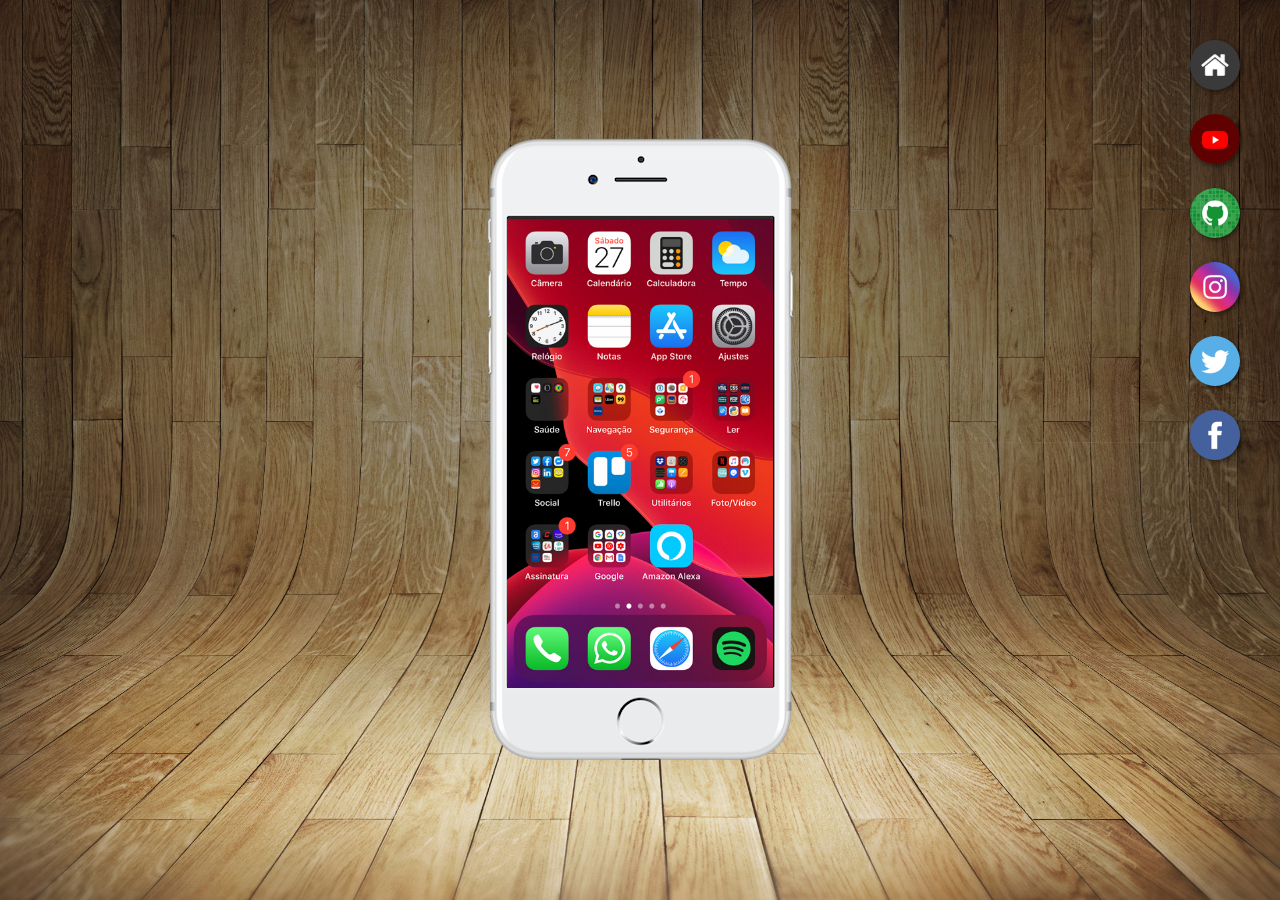
<file: index.html>
<!DOCTYPE html>
<html lang="pt-br">
<head>
    <meta charset="UTF-8">
    <meta name="viewport" content="width=device-width, initial-scale=1.0">
    <link rel="shortcut icon" href="imagens/favicon.ico" type="image/x-icon">
    <title>Projeto Redes Sociais</title>
    <link rel="stylesheet" href="estilos/style.css">
</head>
<body>
    <main>
        <section id="telefone">
            <iframe src="home.html" name="tela" id="tela" frameborder="0">Seunavegador não é compatível com isso</iframe>
        </section>
        <section id="redes-sociais">
            <a href="home.html" target="tela"><img src="imagens/logo-home.jpg" alt=""></a> <br>
            <a href="yooutube.html" target="tela"><img src="./imagens/logo-youtube.jpg" alt=""></a> <br>
            <a href="github.html" target="tela"><img src="./imagens/logo-github.jpg" alt=""></a> <br>
            <a href="instagam.html" target="tela"><img src="./imagens/logo-instagram.jpg" alt=""></a> <br>
            <a href="x.html" target="tela"><img src="./imagens/logo-twitter.jpg" alt=""></a> <br>
            <a href="face.html" target="tela"><img src="./imagens/logo-facebook.jpg" alt=""></a> <br>
        </section>
        
    </main>
</body>
</html>
</file>
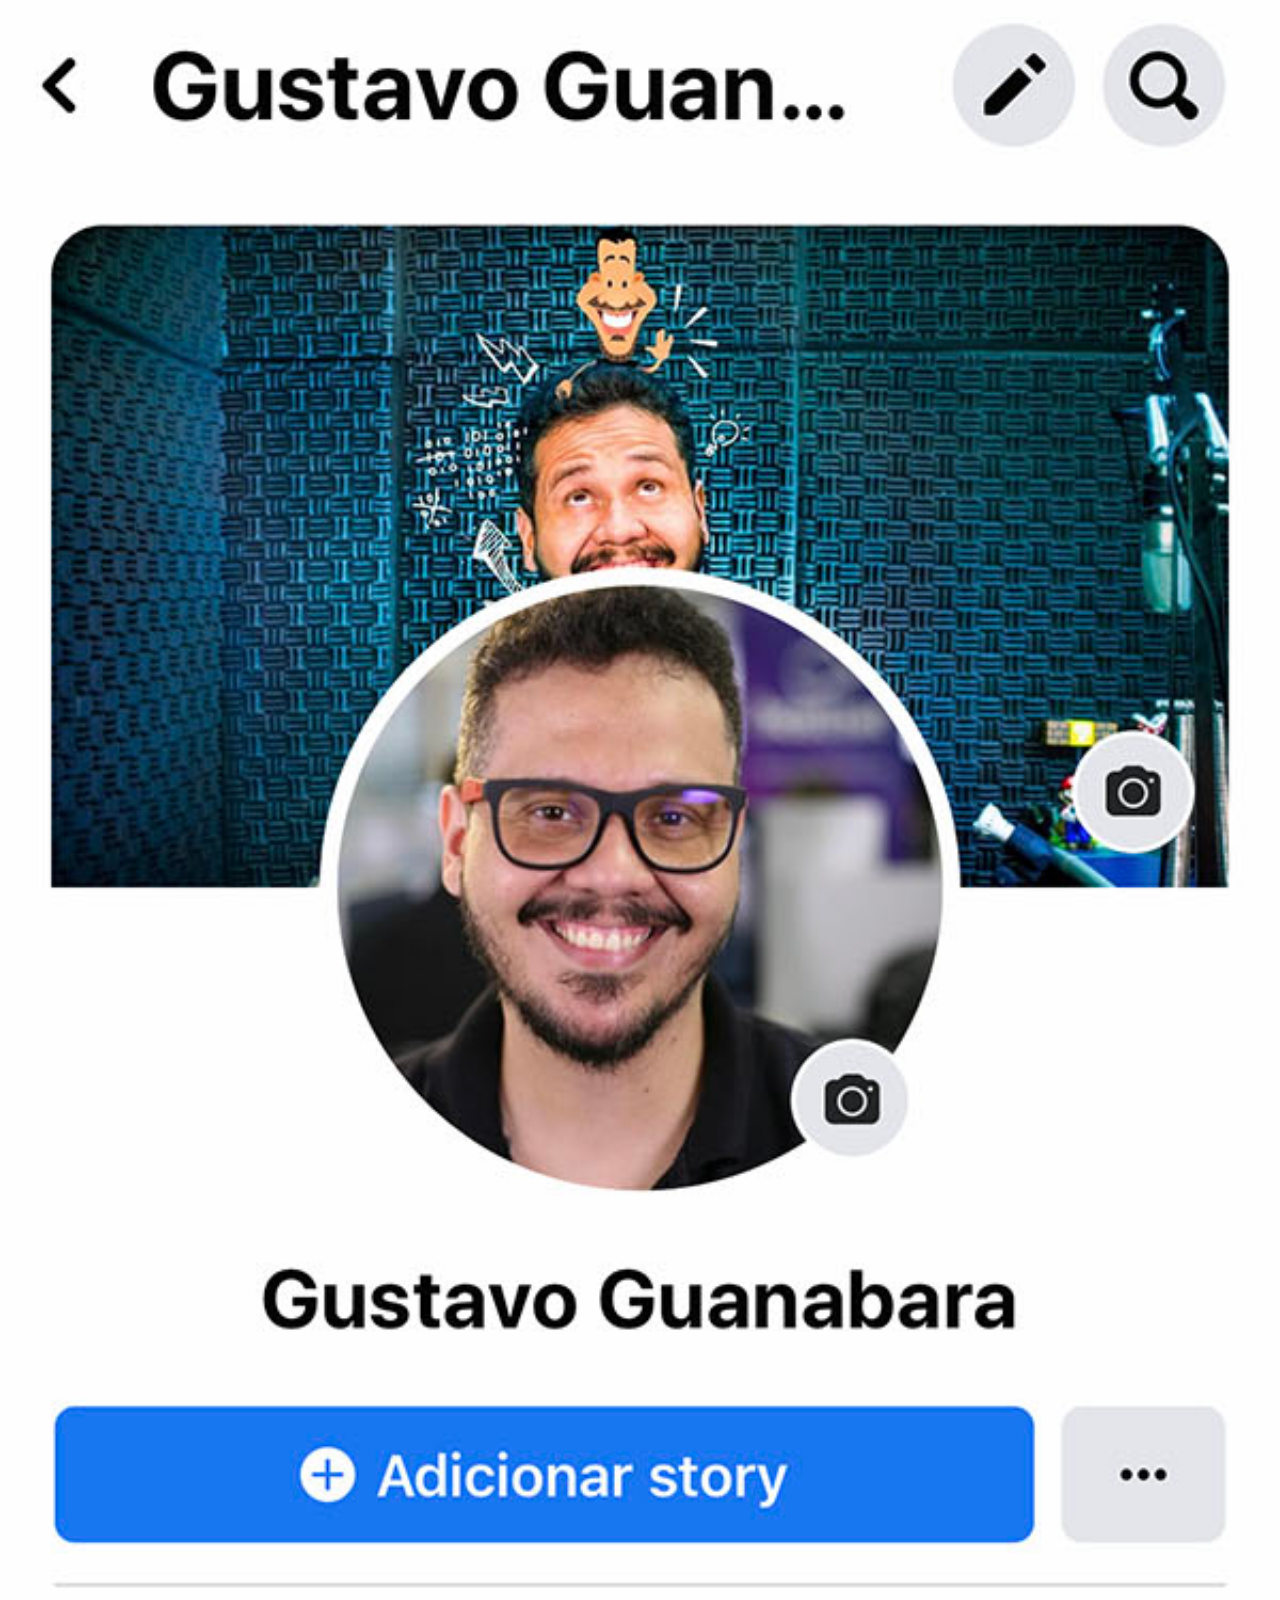
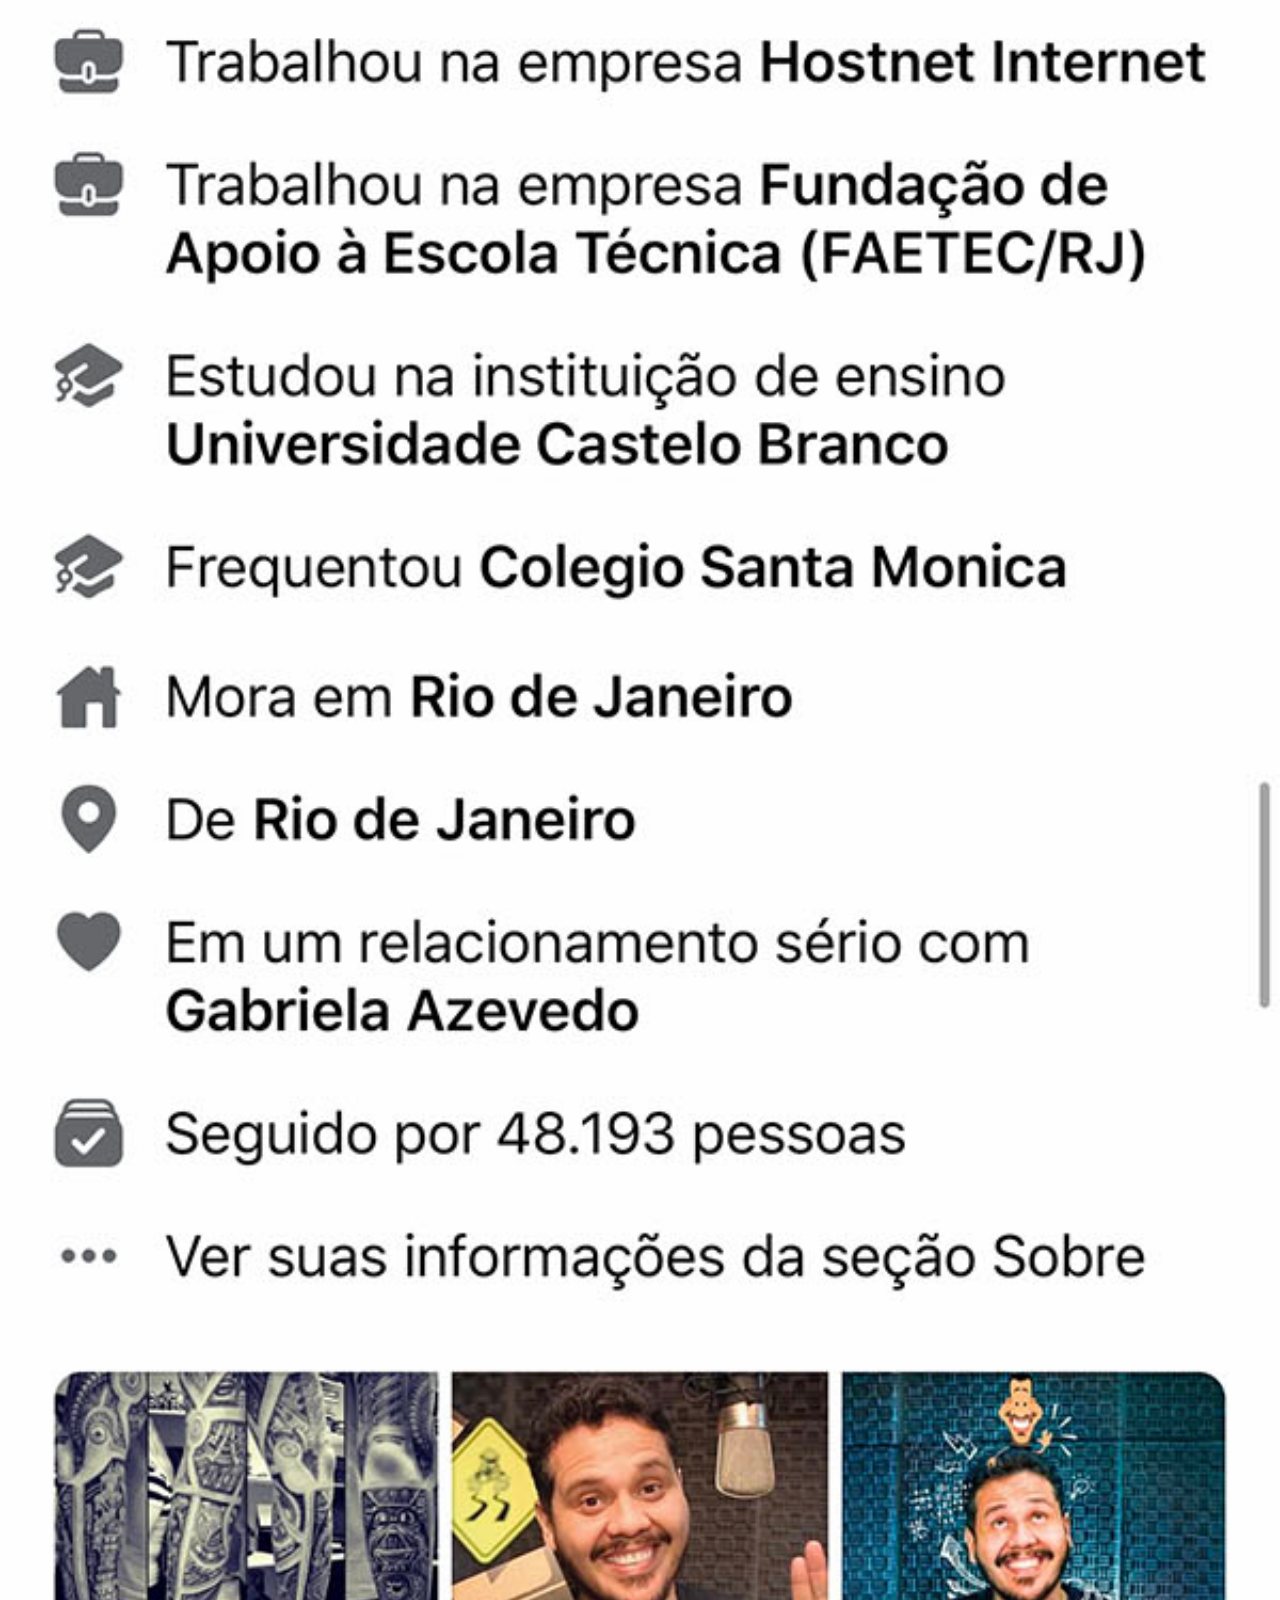
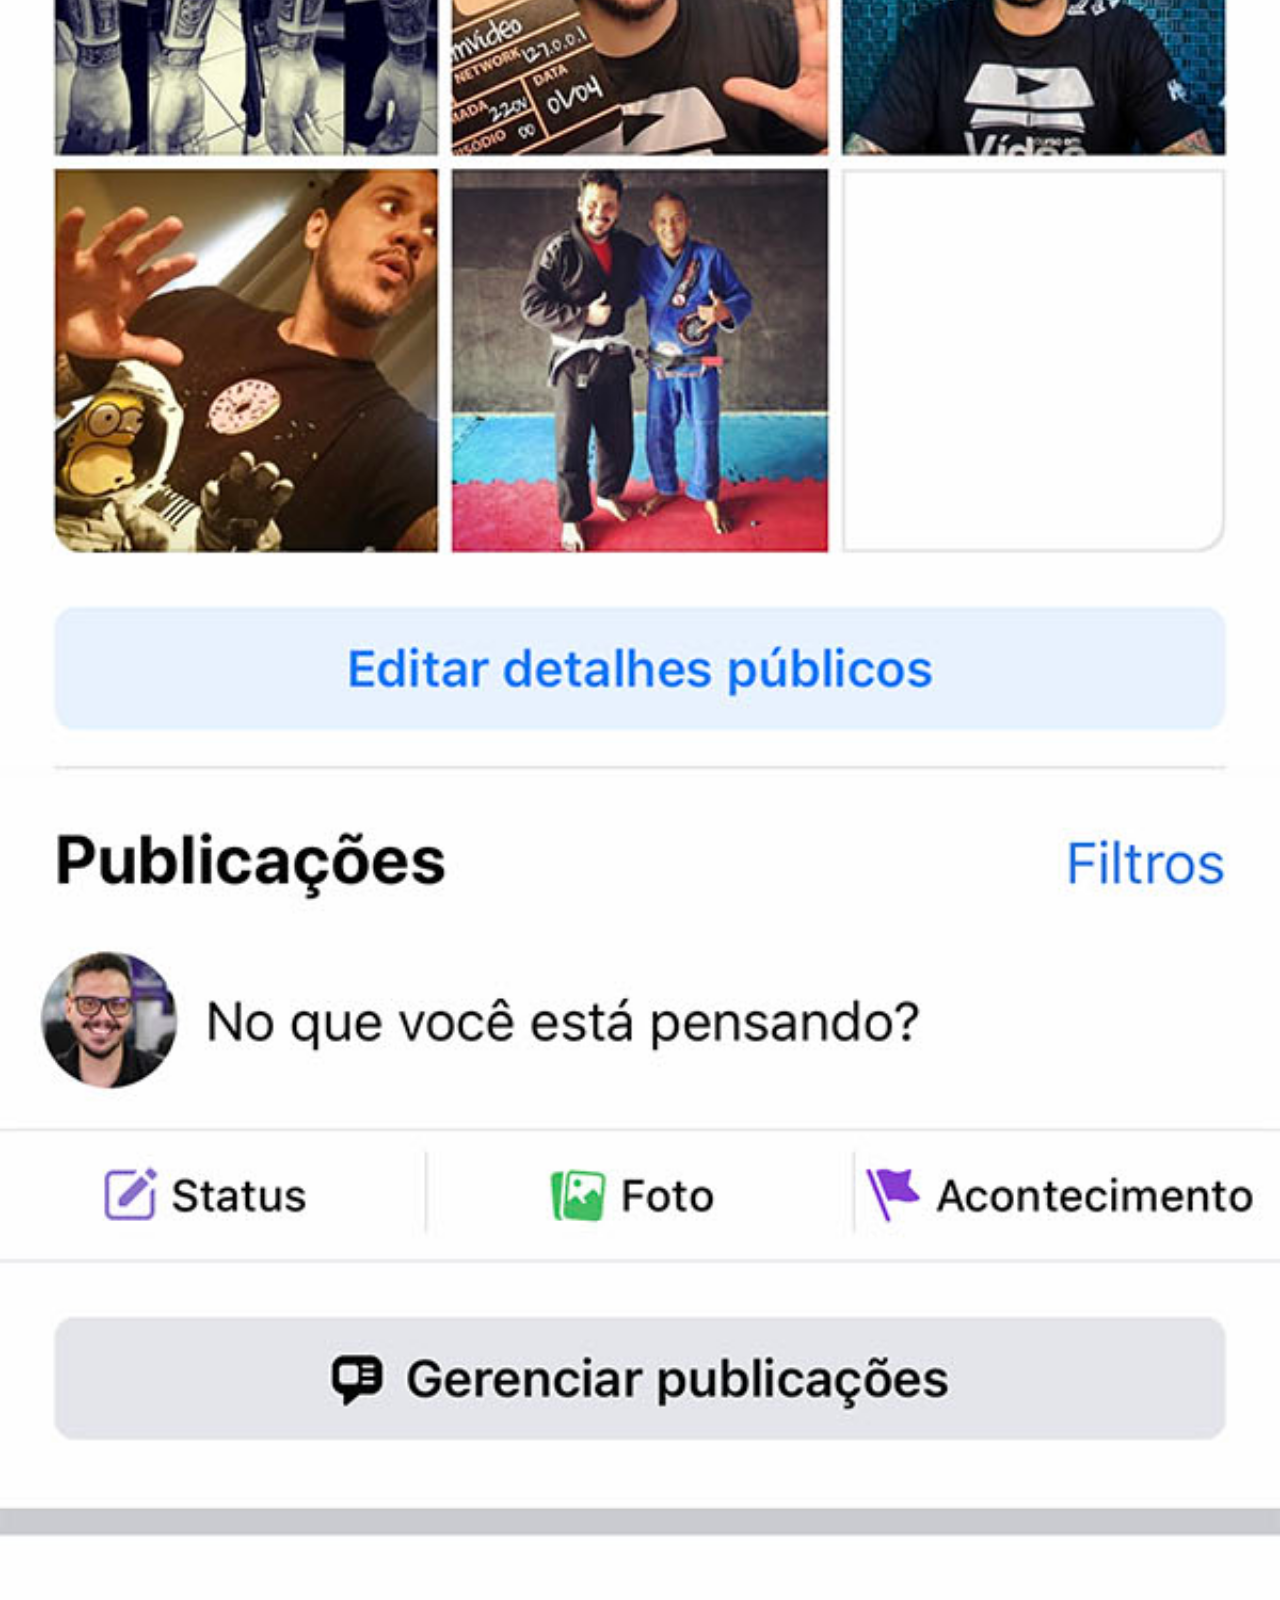
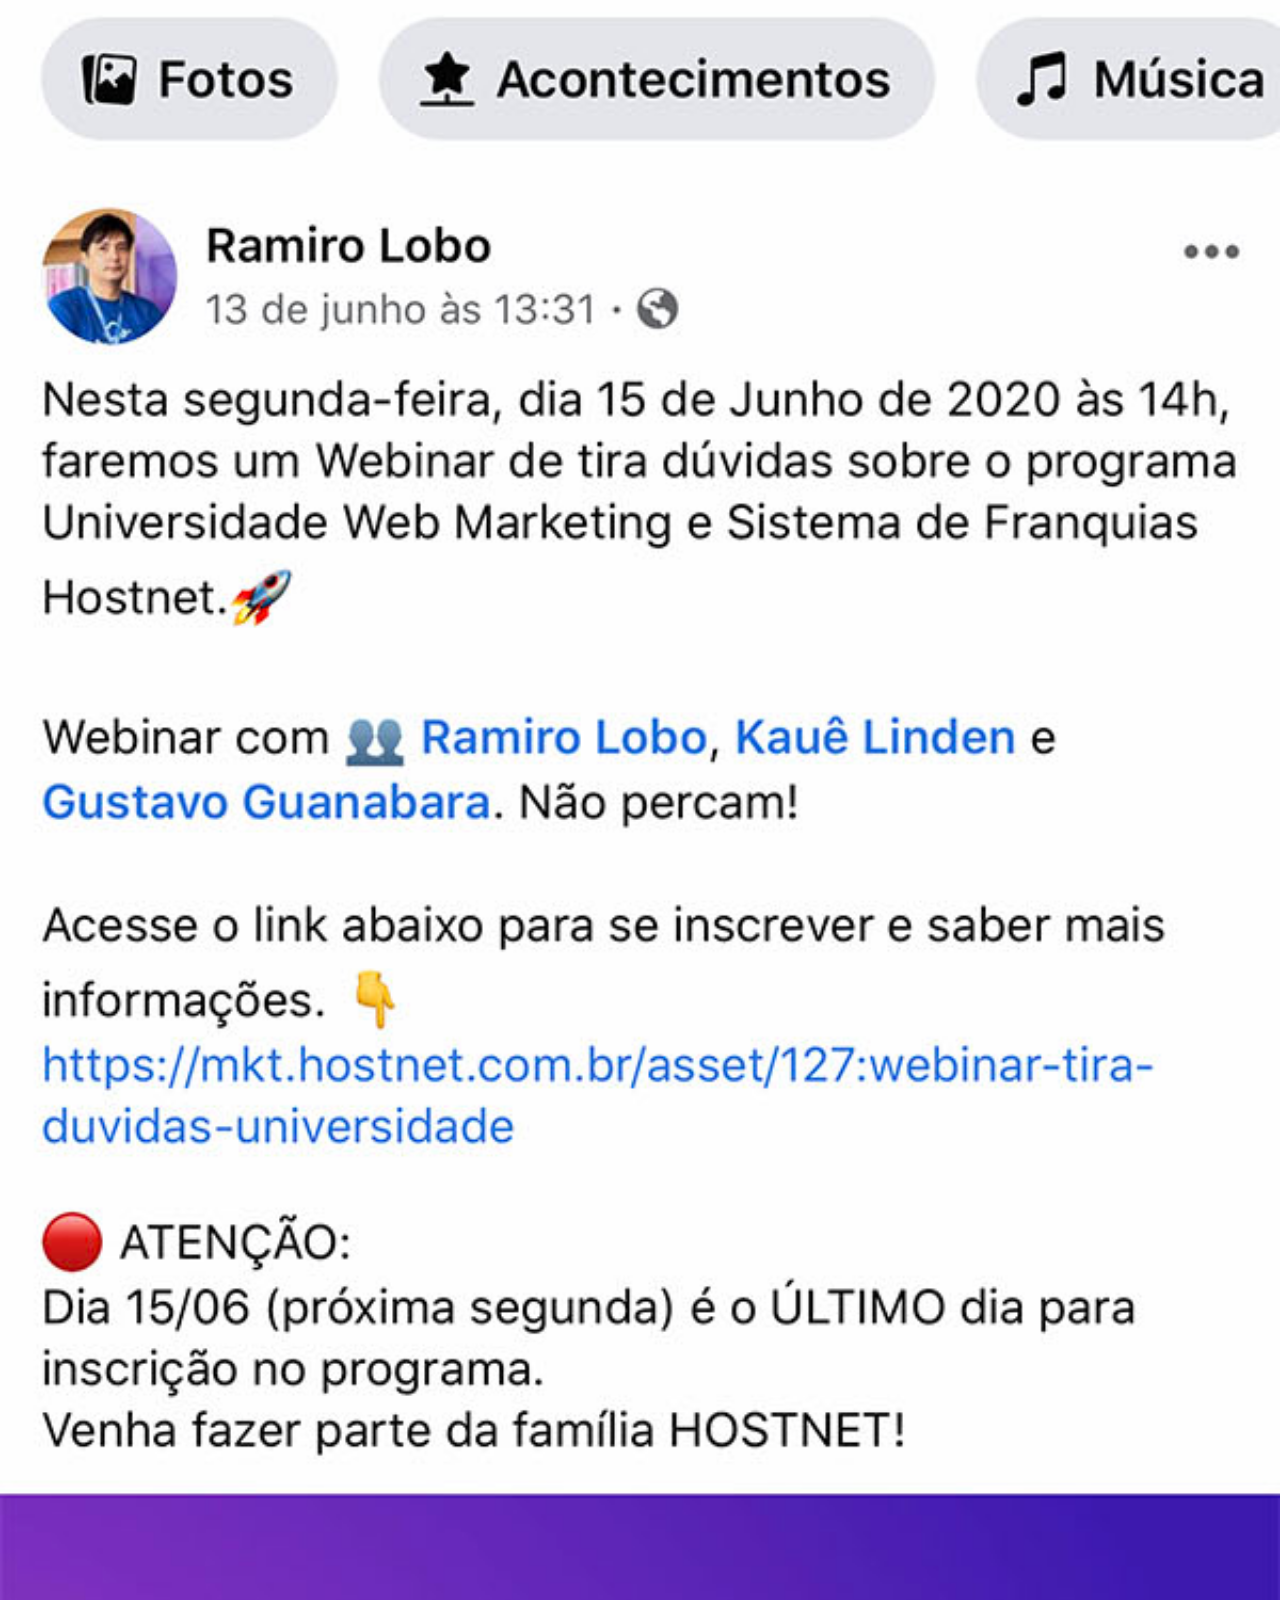
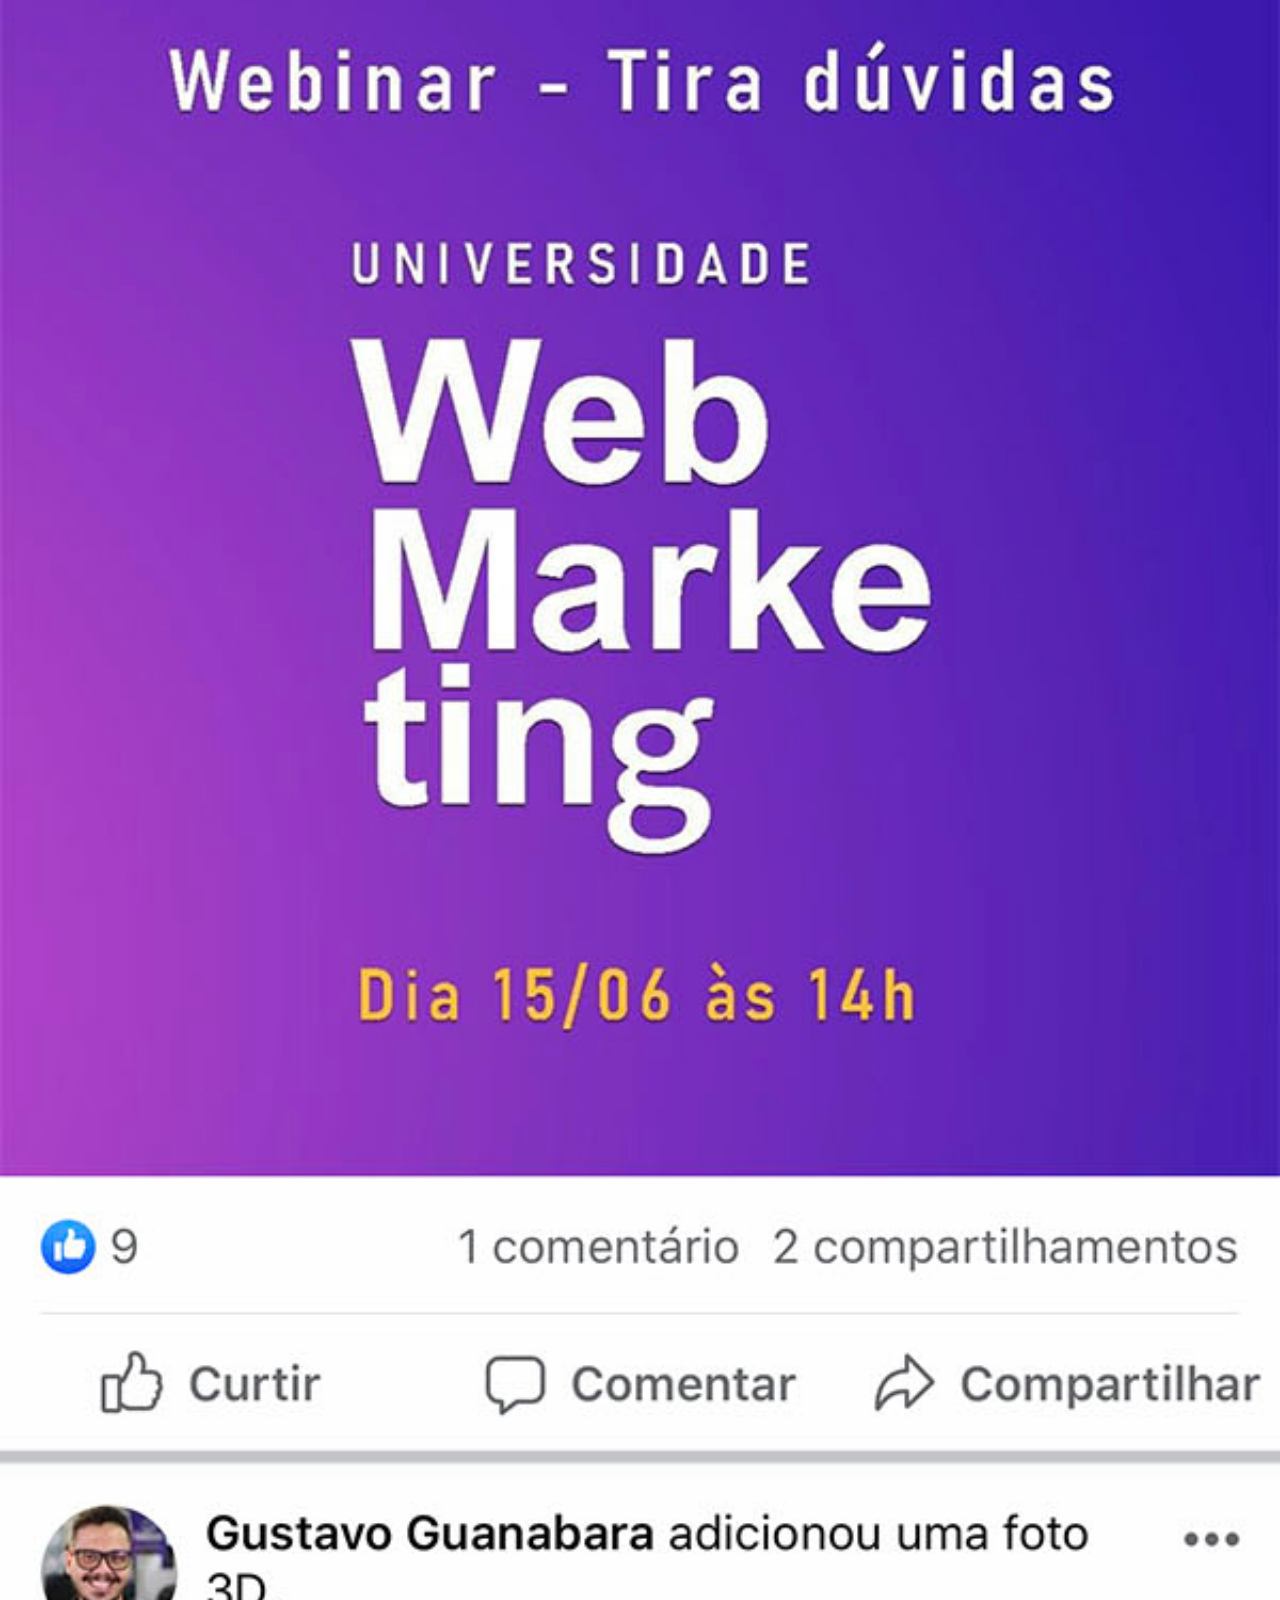
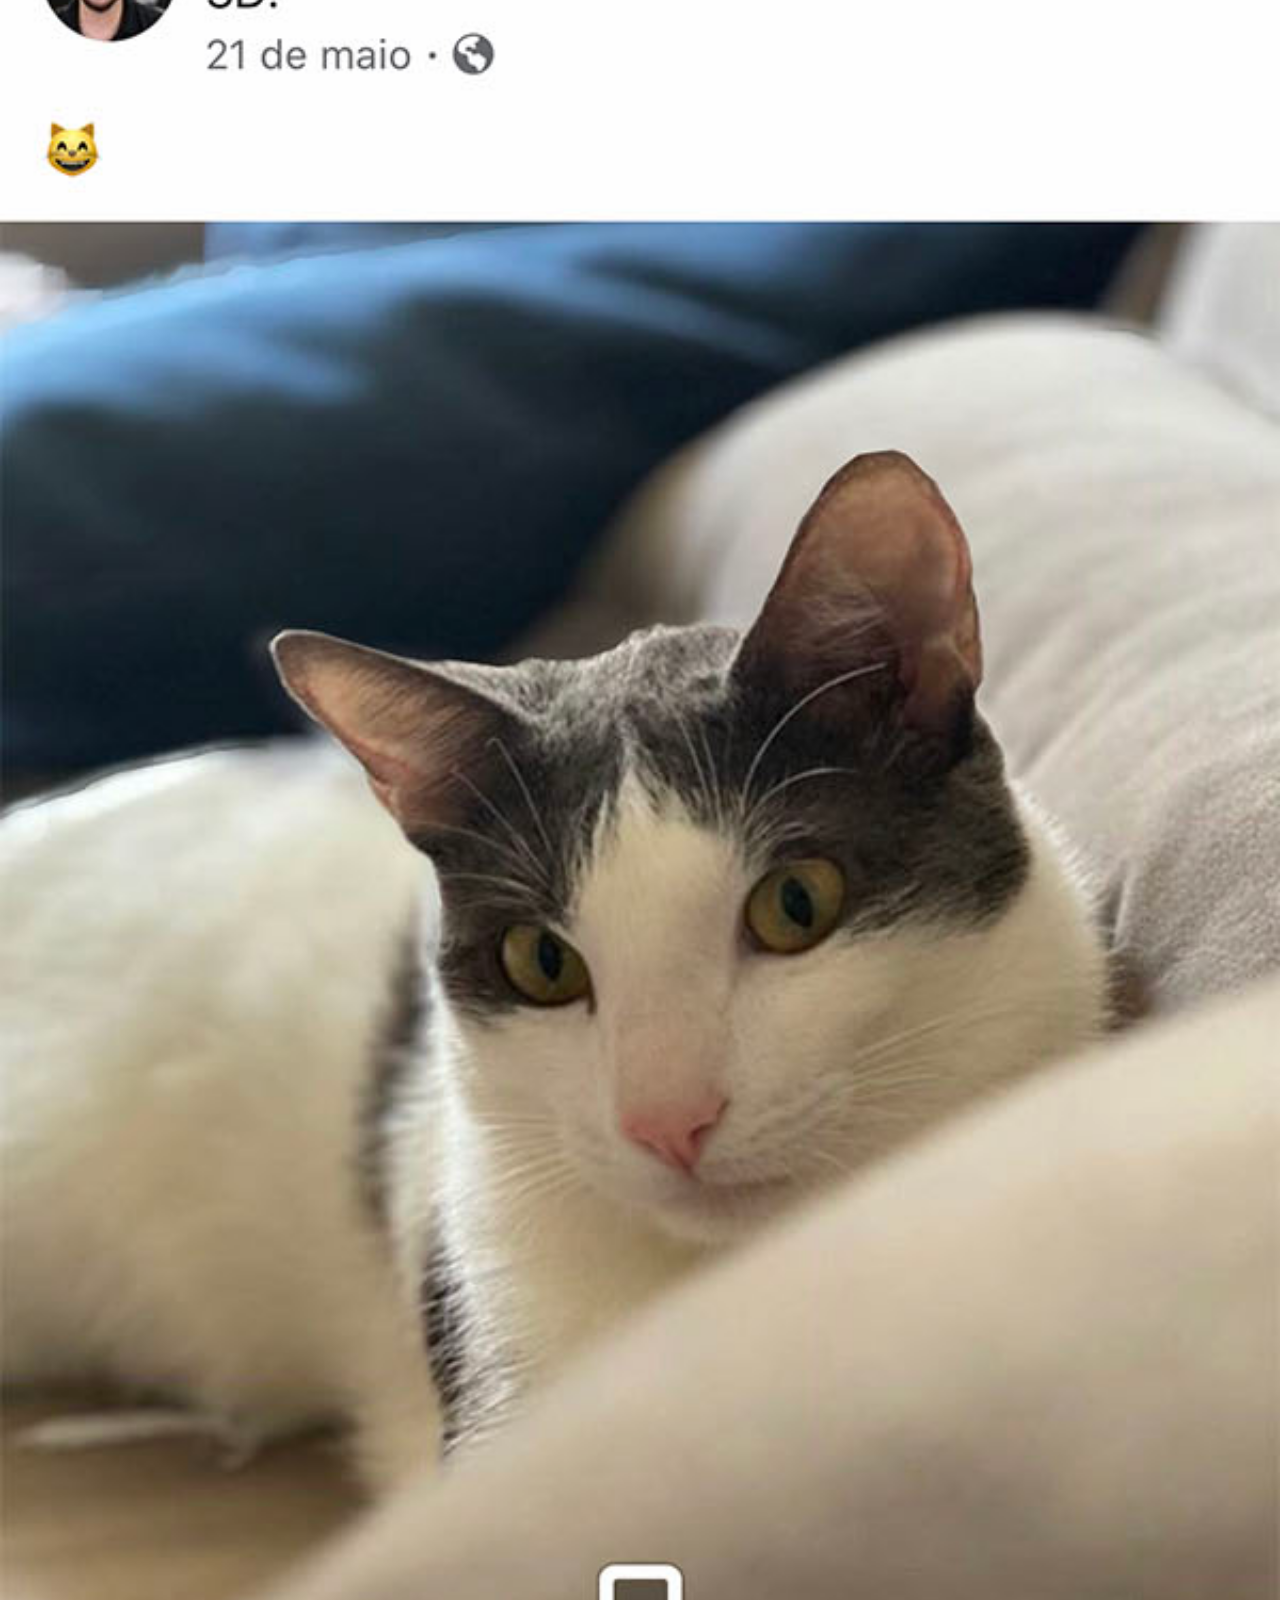
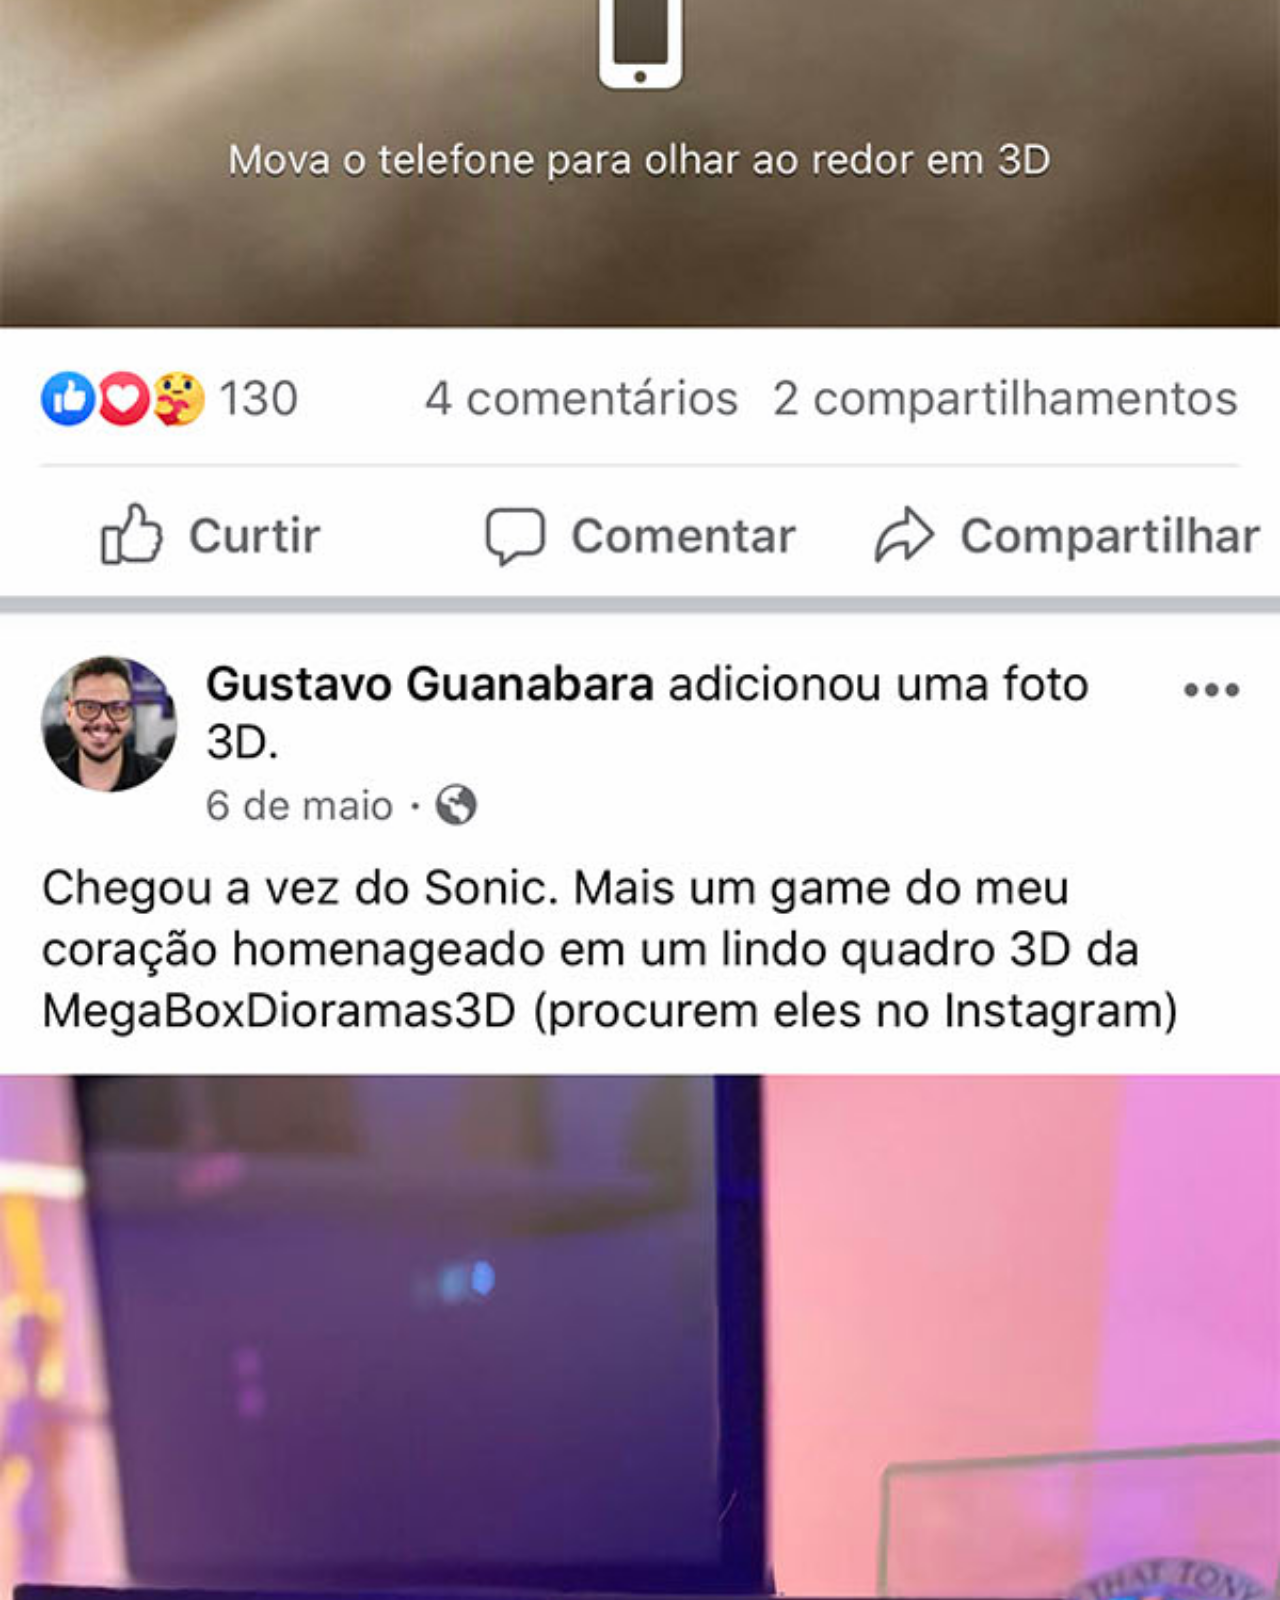
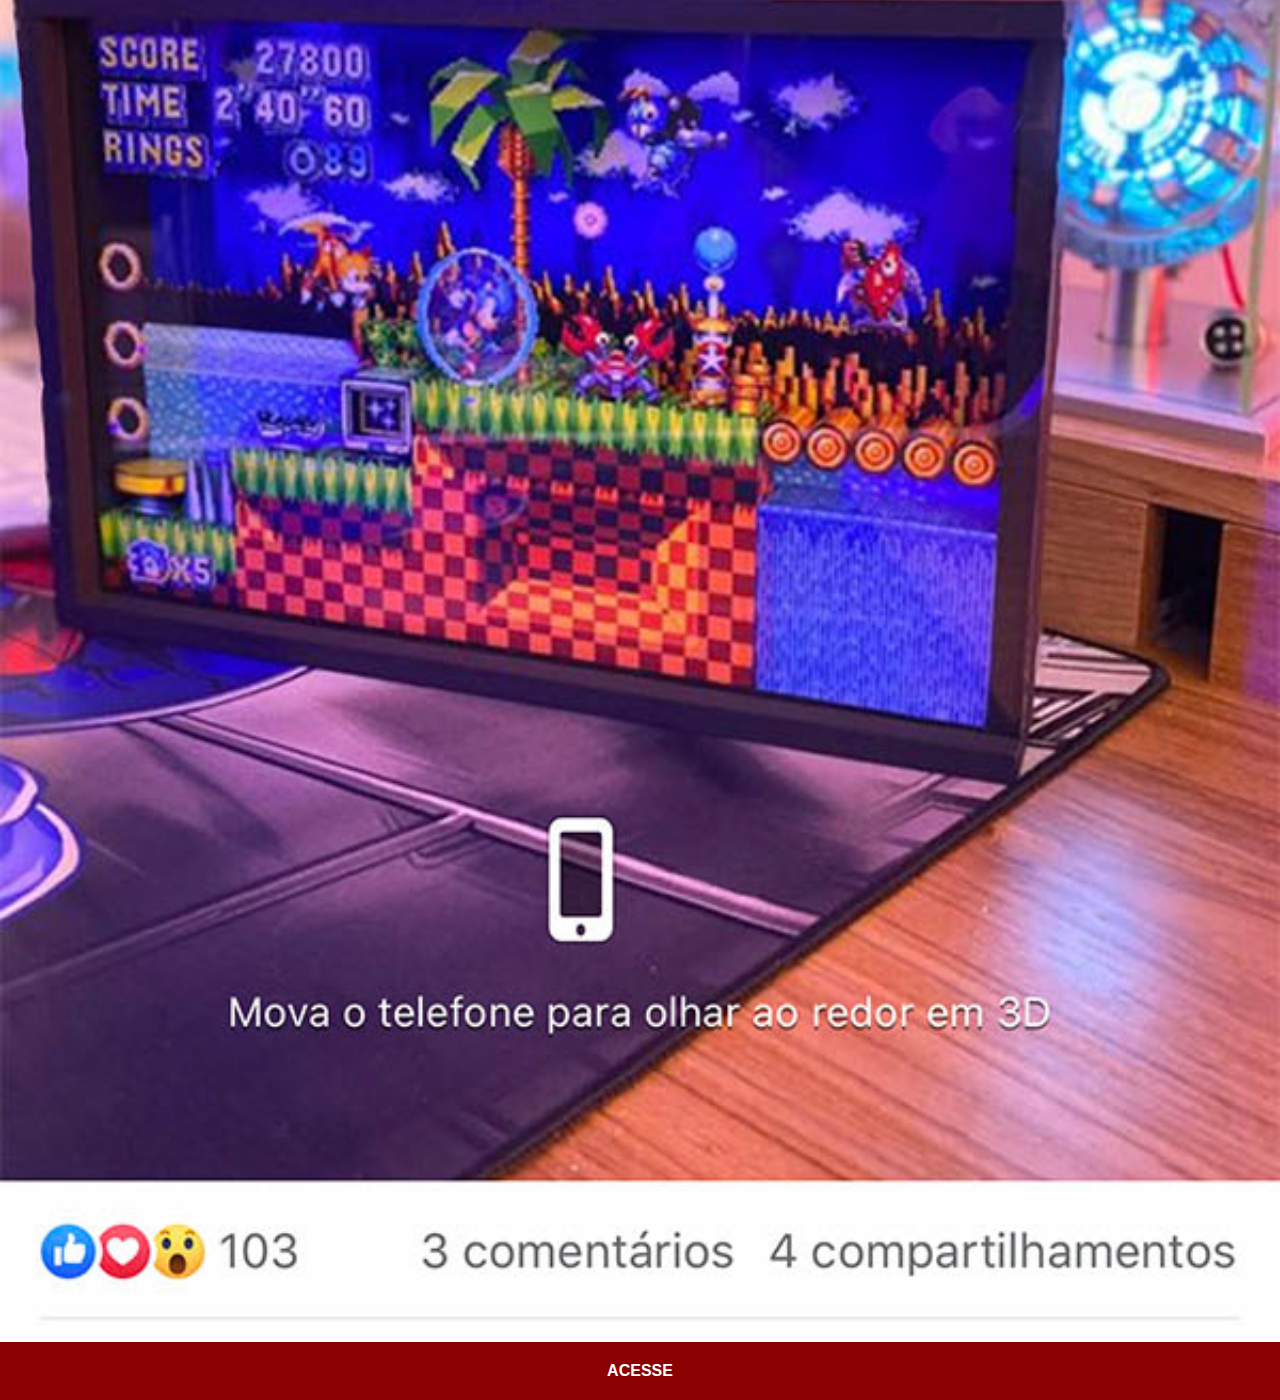
<file: face.html>
<!DOCTYPE html>
<html lang="pt-br">
<head>
    <meta charset="UTF-8">
    <meta name="viewport" content="width=device-width, initial-scale=1.0">
    <title>Document</title>
    <link rel="stylesheet" href="estilos/social.css">
</head>
<body>
    <img src="imagens/tela-facebook.jpg" alt="">
    <a href="https://www.instagram.com/weslleymoraisb/">ACESSE</a>
</body>
</html>
</file>
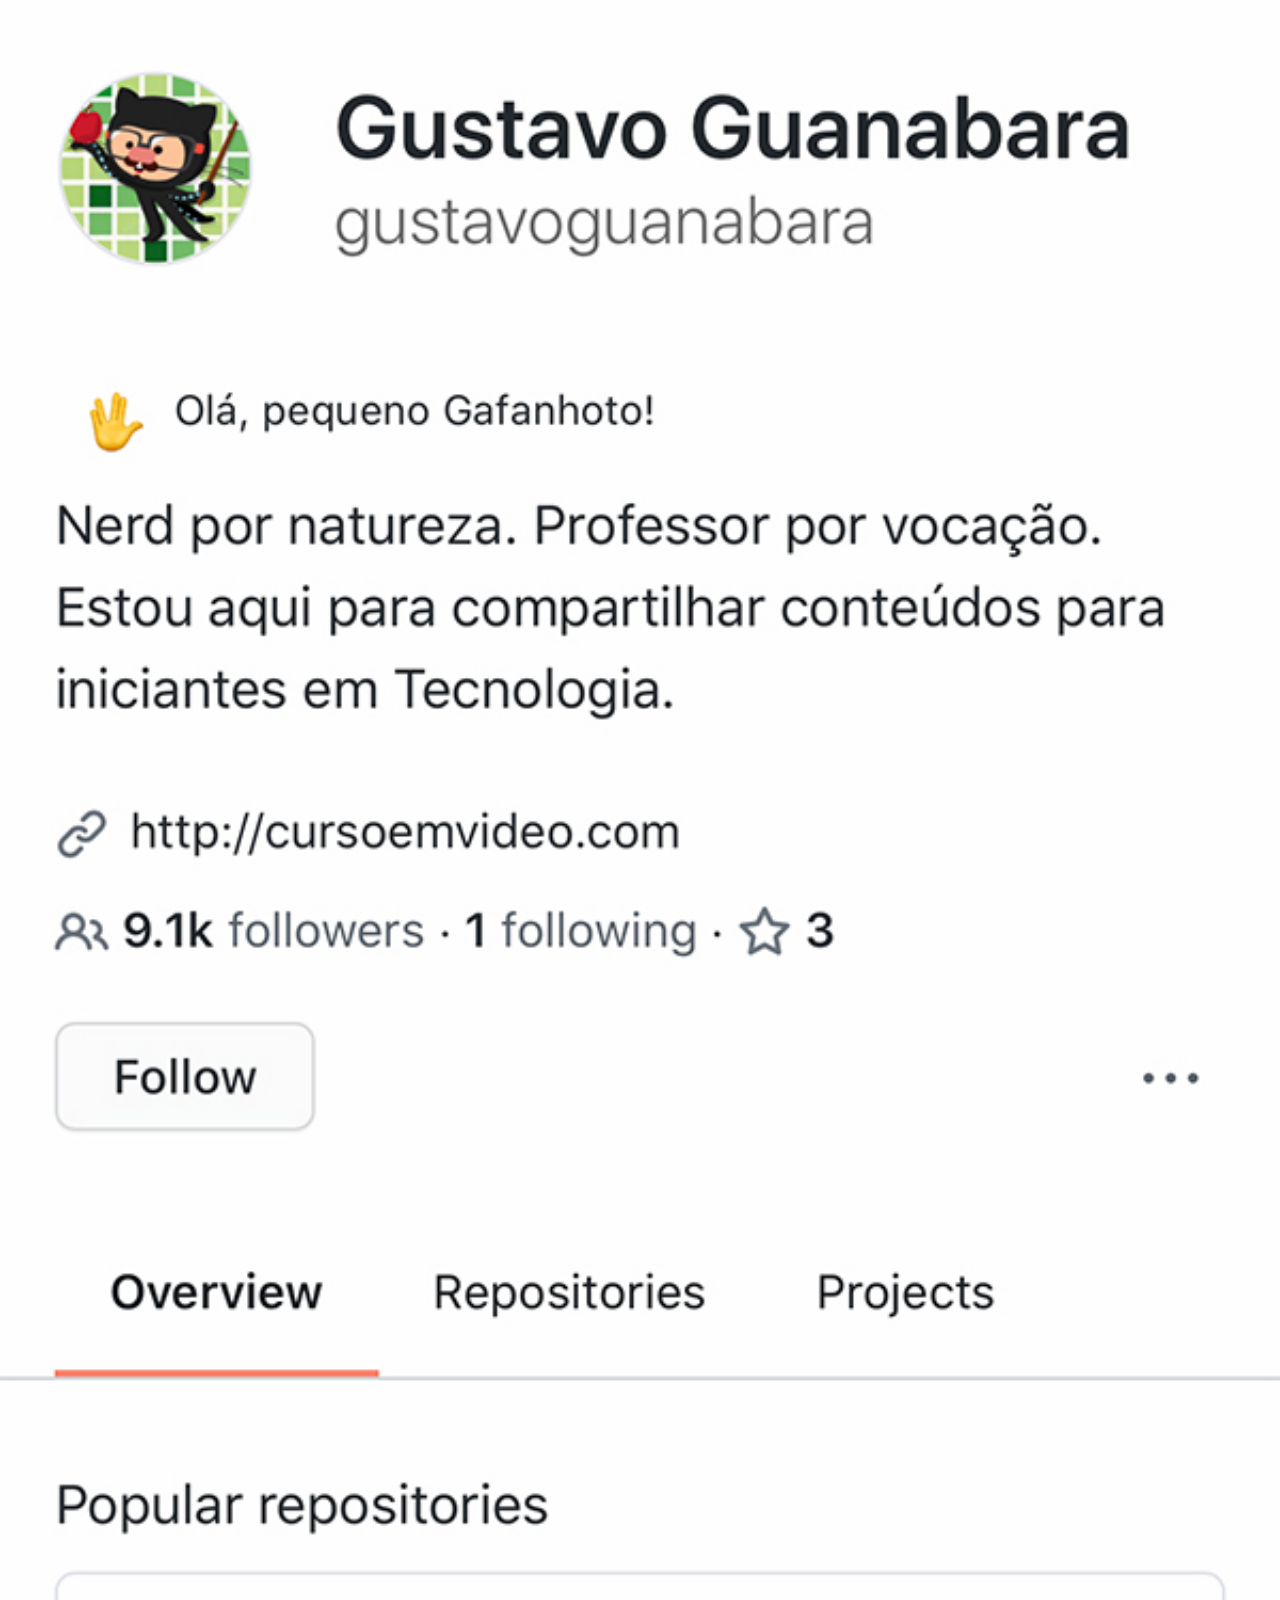
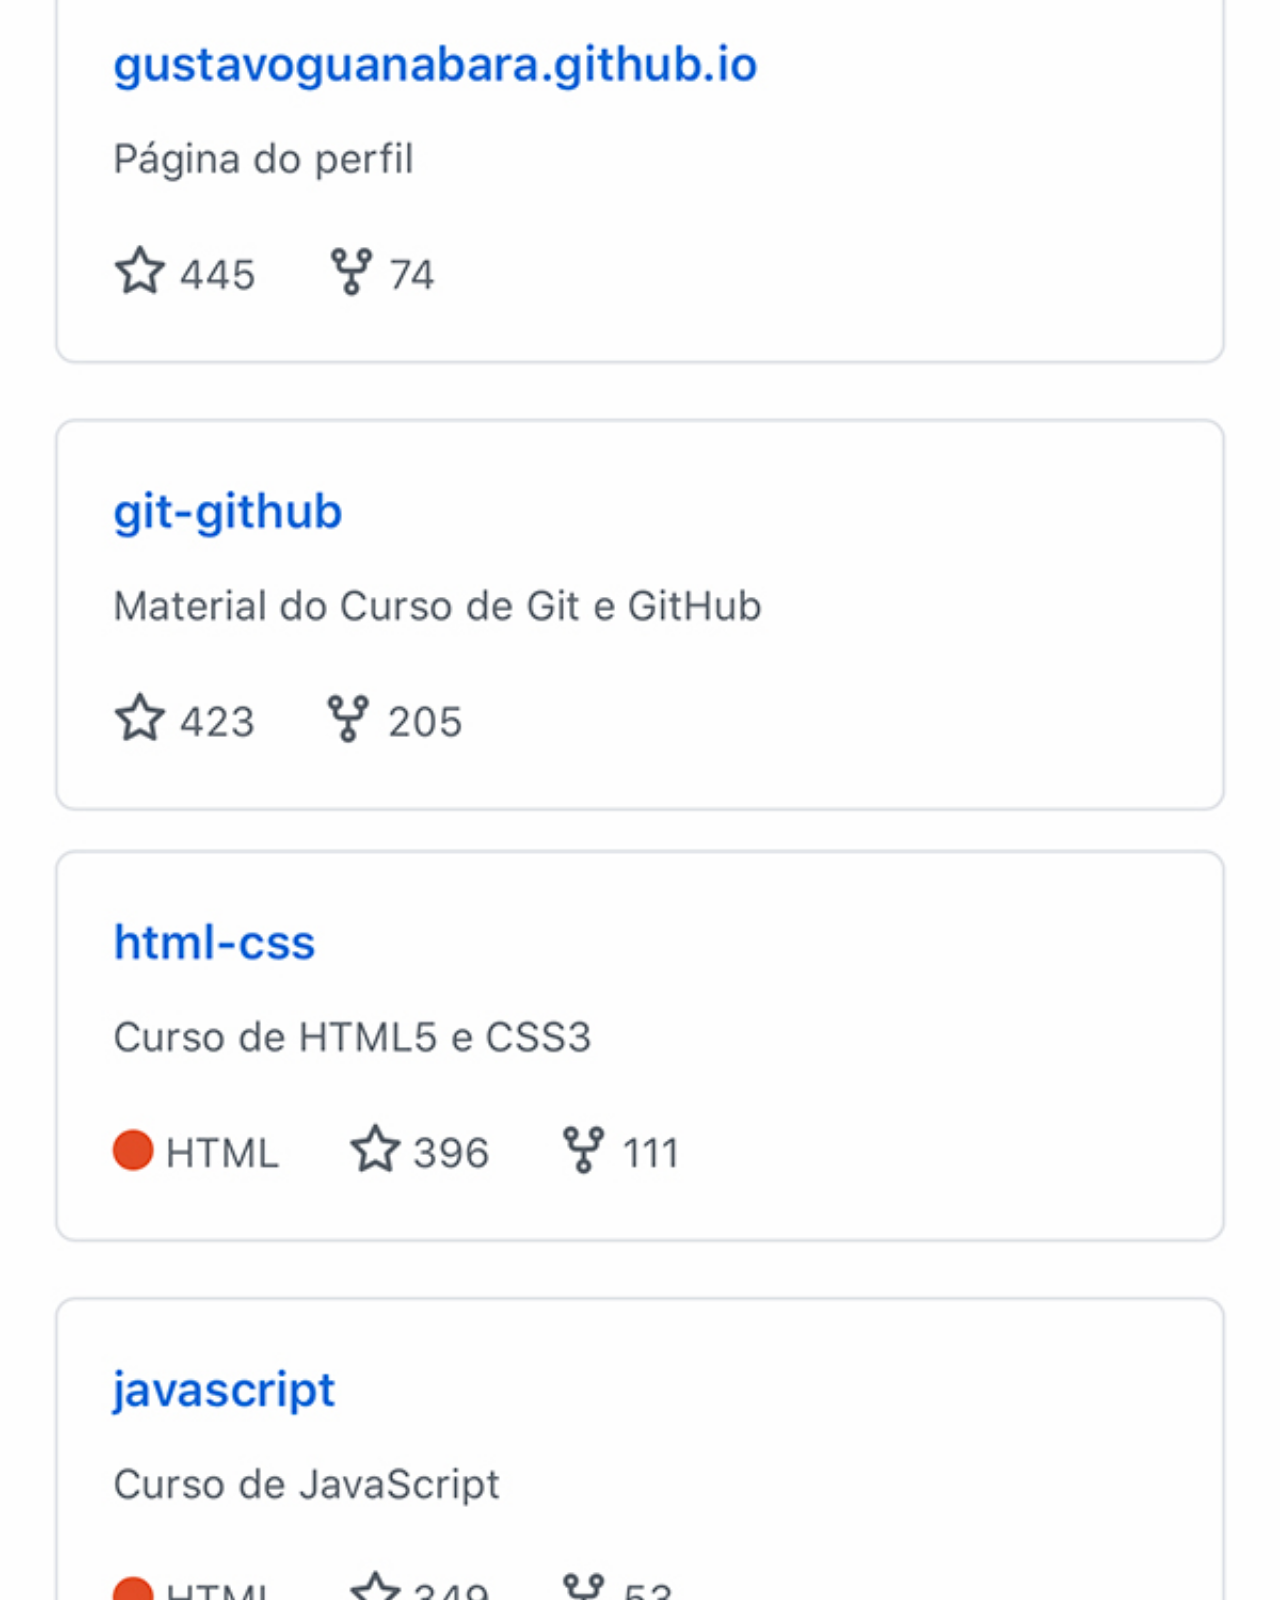
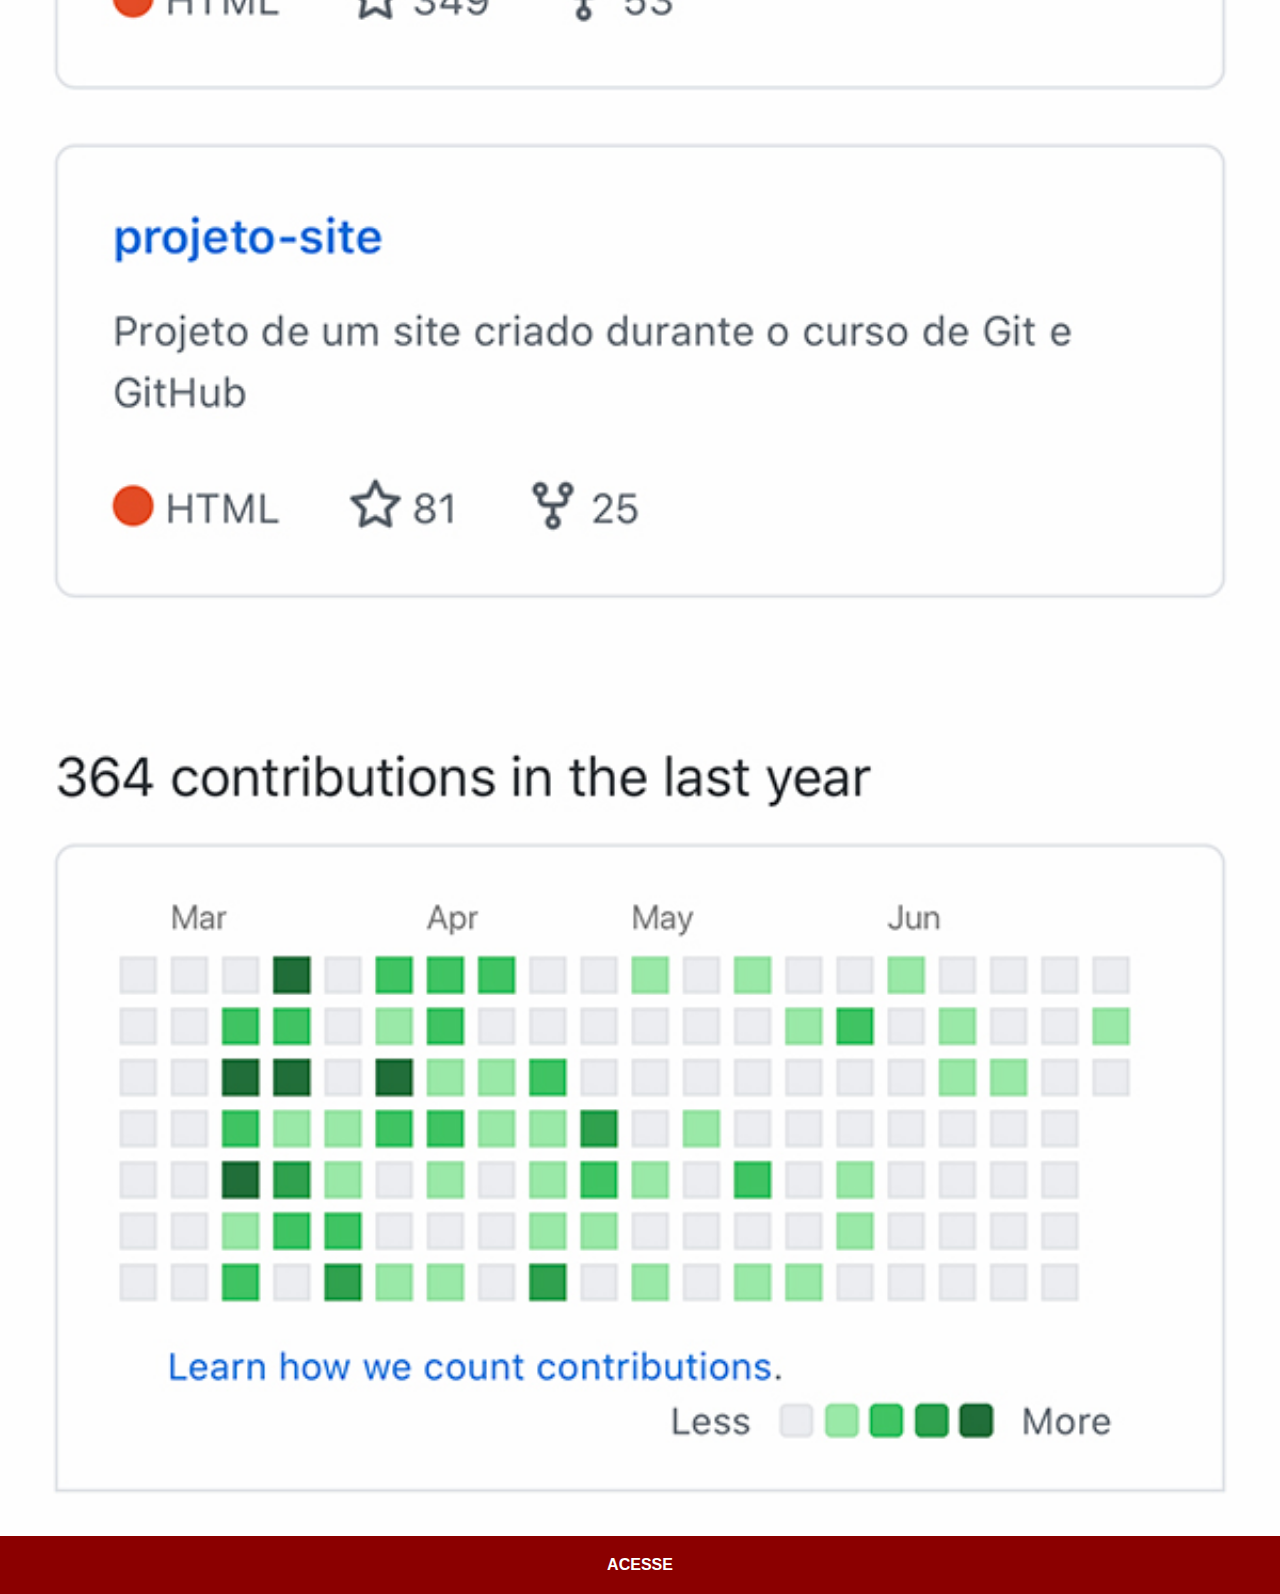
<file: github.html>
<!DOCTYPE html>
<html lang="pt-br">
<head>
    <meta charset="UTF-8">
    <meta name="viewport" content="width=device-width, initial-scale=1.0">
    <title>Document</title>
    <link rel="stylesheet" href="estilos/social.css">
</head>
<body>
    <img src="imagens/tela-github.jpg" alt="">
    <a href="https://github.com/WeslleyMorais">ACESSE</a>
</body>
</html>
</file>
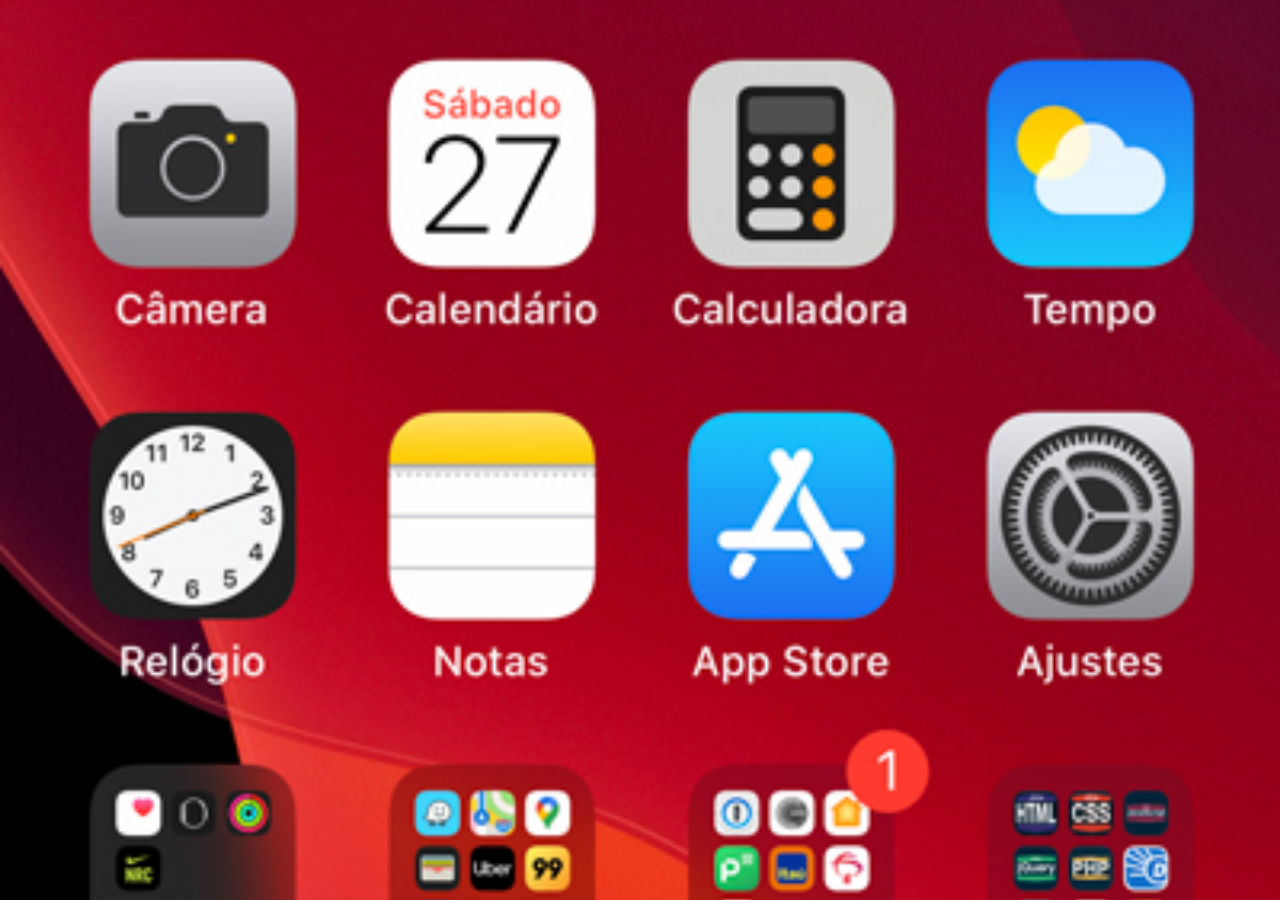
<file: home.html>
<!DOCTYPE html>
<html lang="pt-br">
<head>
    <meta charset="UTF-8">
    <meta name="viewport" content="width=device-width, initial-scale=1.0">
    <title>Home</title>
    <style>
        * {
            
            margin: 0px;
            padding: 0px;
        }
        
        body{
        
            width: 100vw;
            height: 100vh;
            background: black url('./imagens/tela-home.jpg') no-repeat top center;
            background-size: cover;
            
        }
    
    </style>
</head>
<body>
    
</body>
</html>
</file>
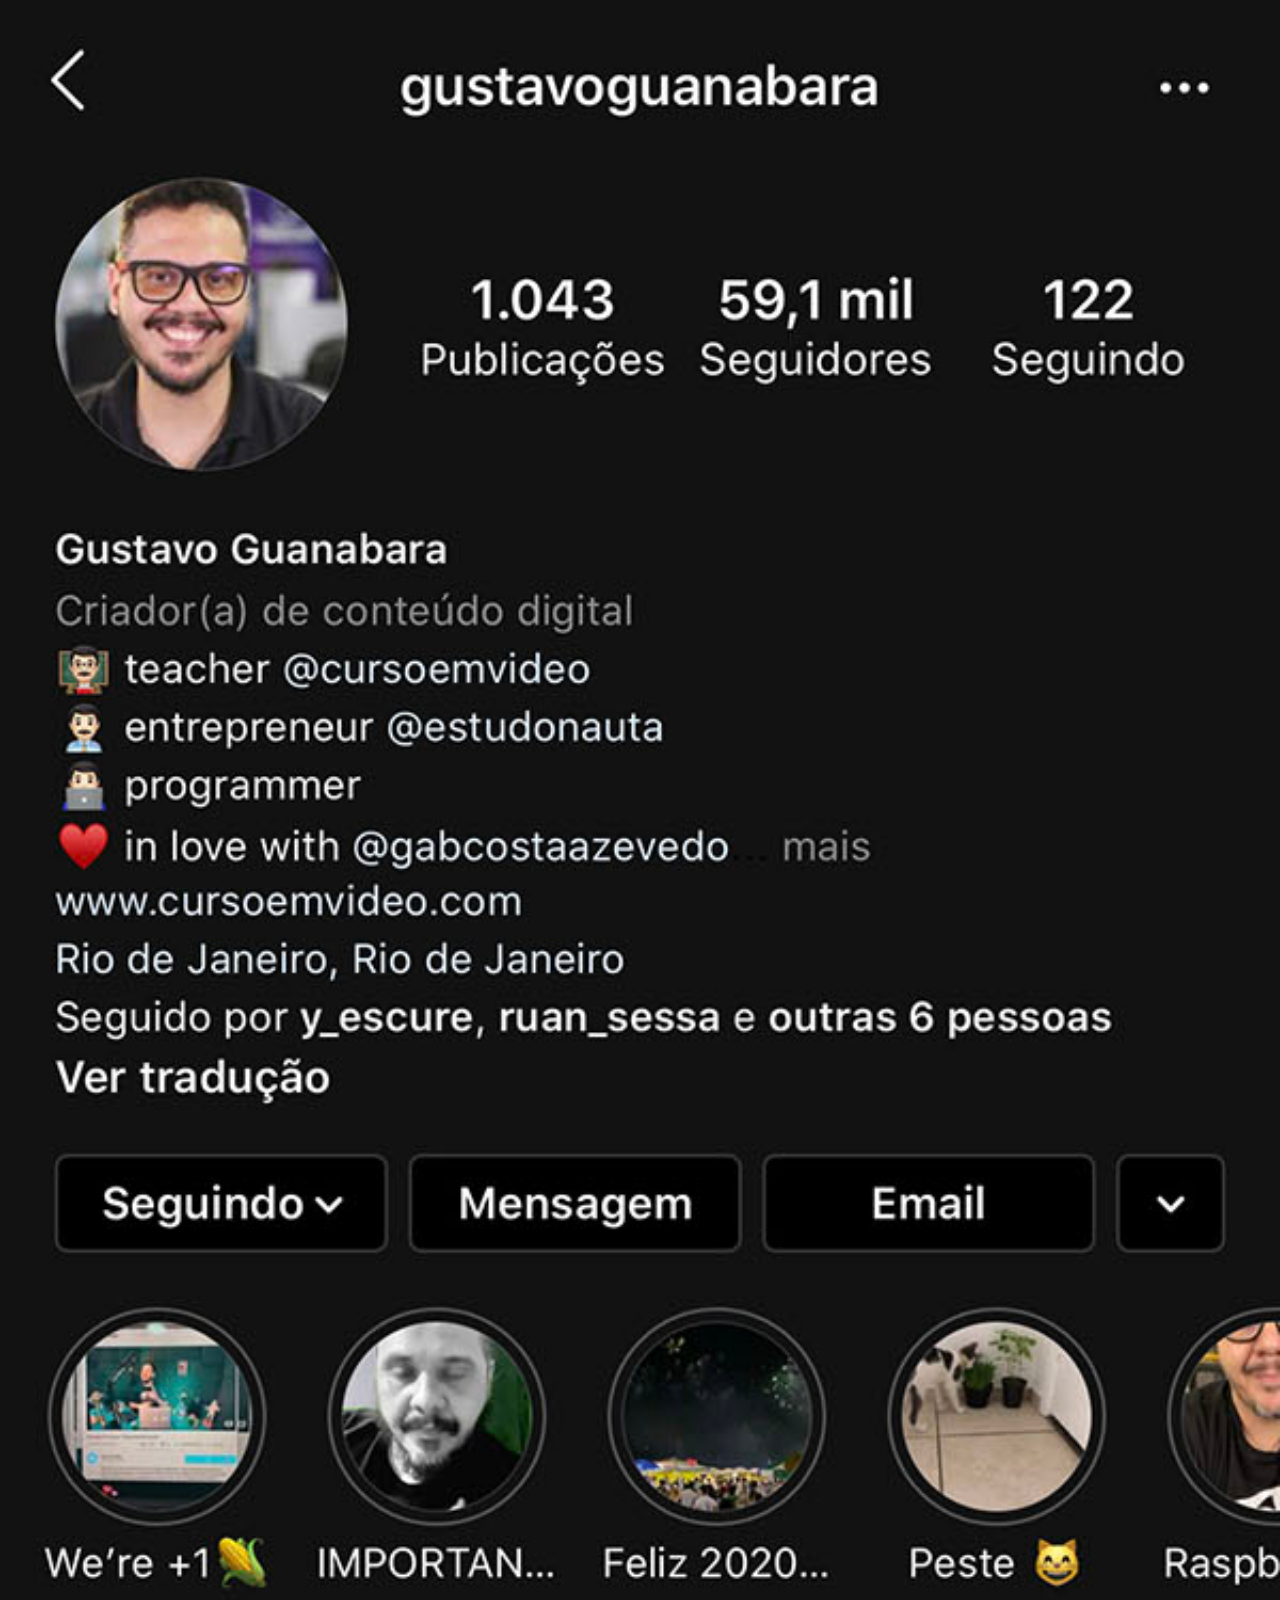
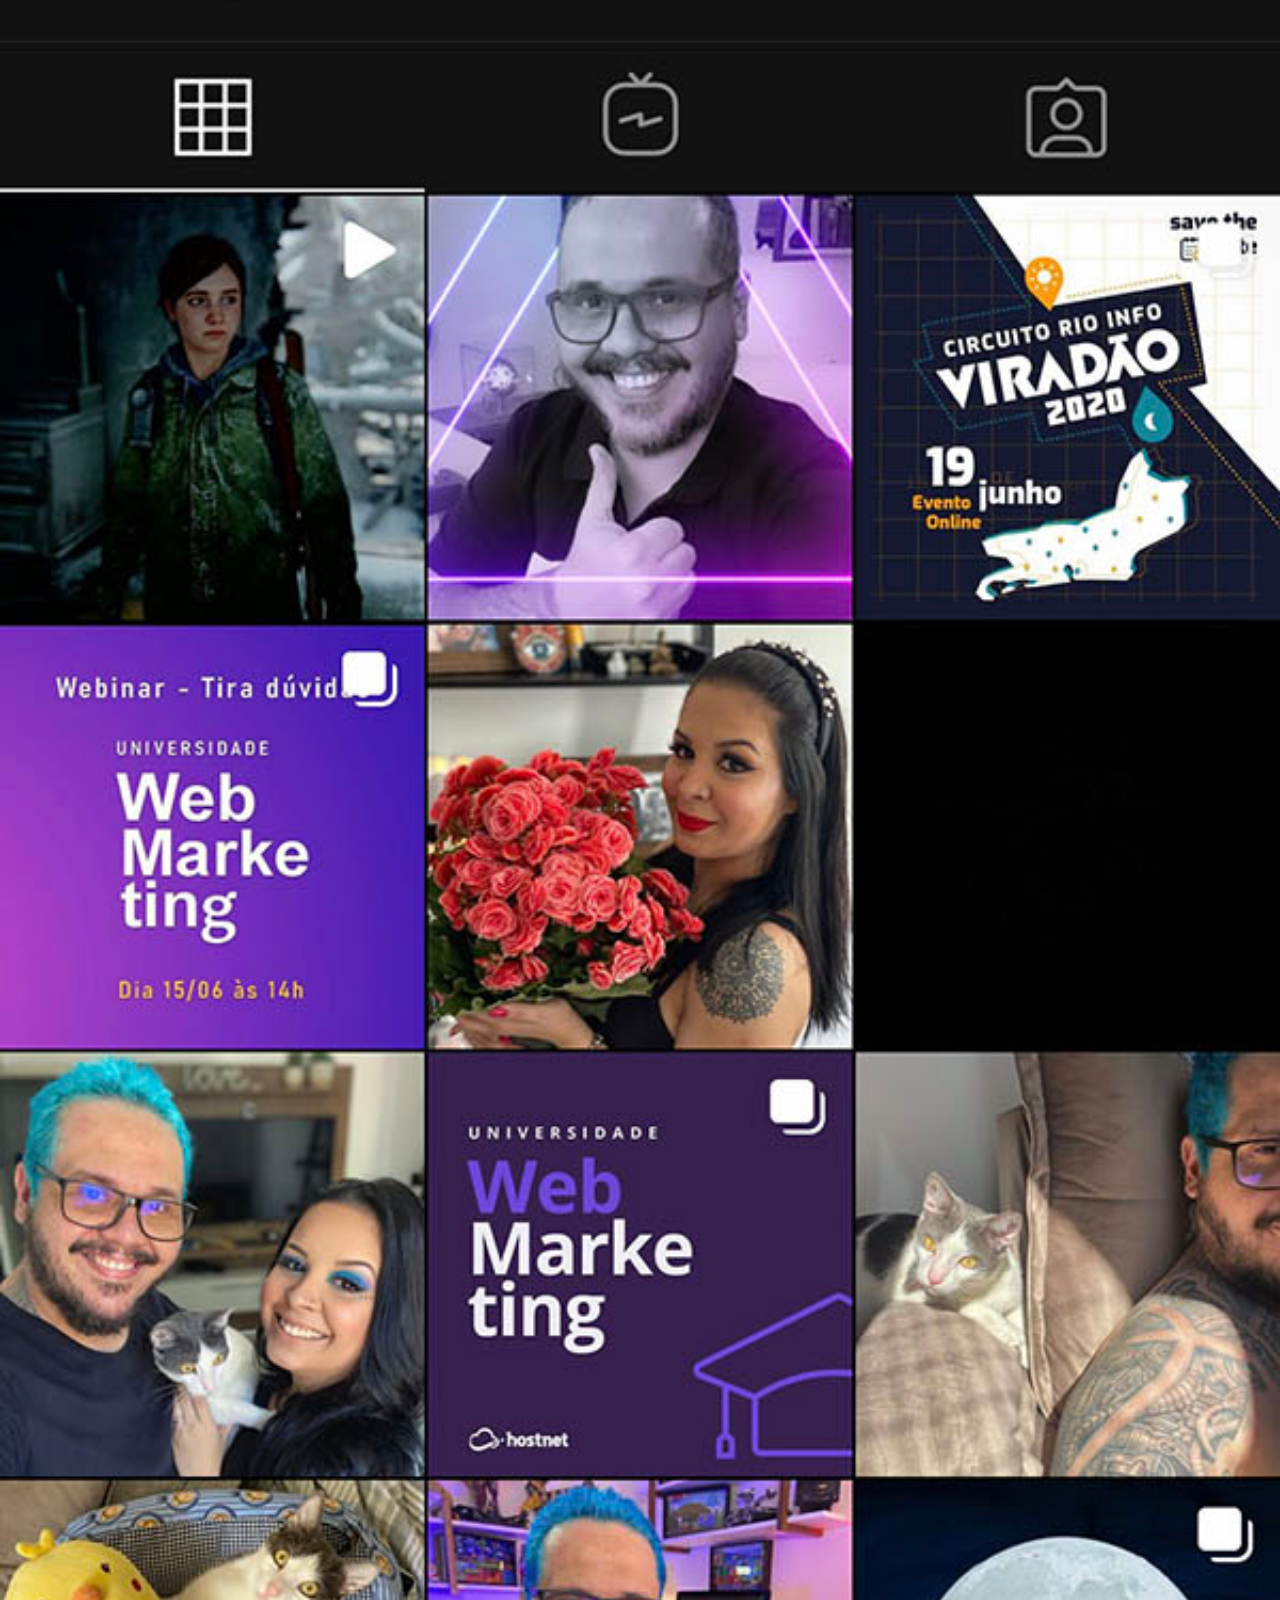
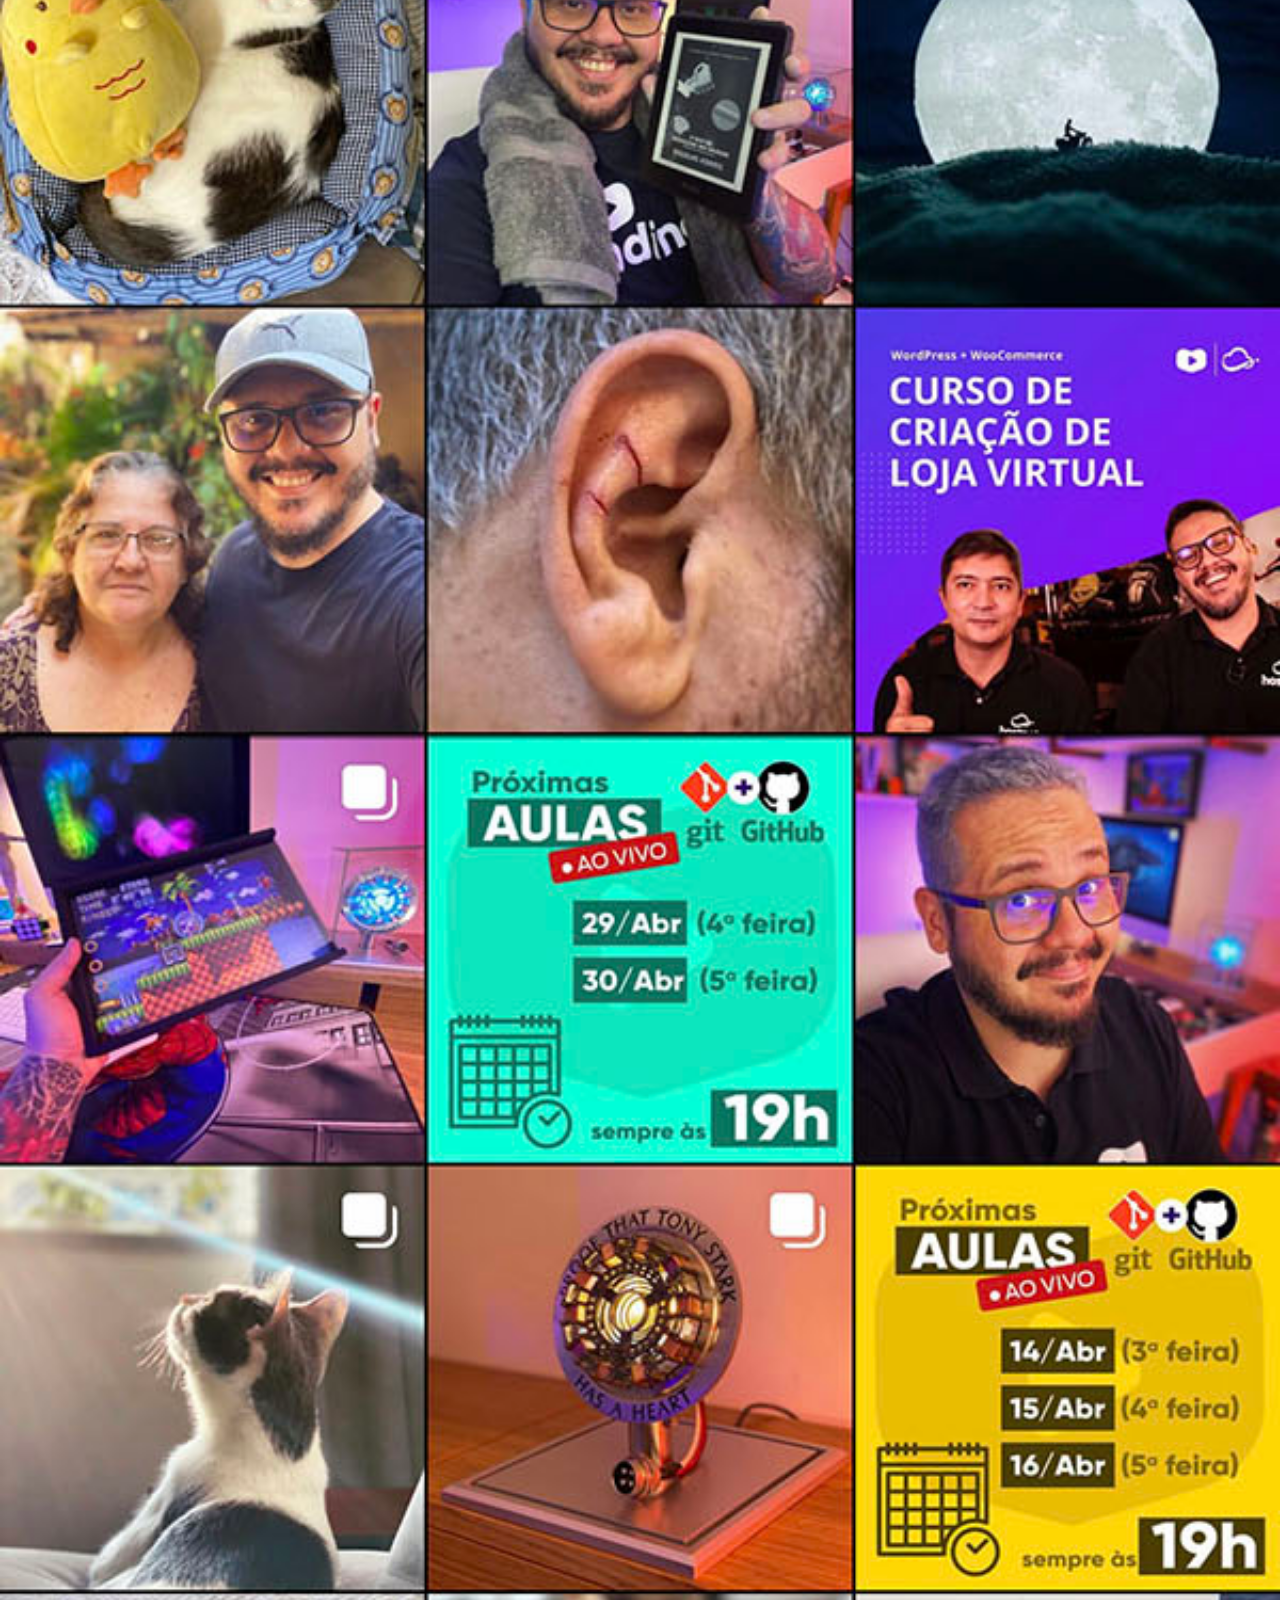
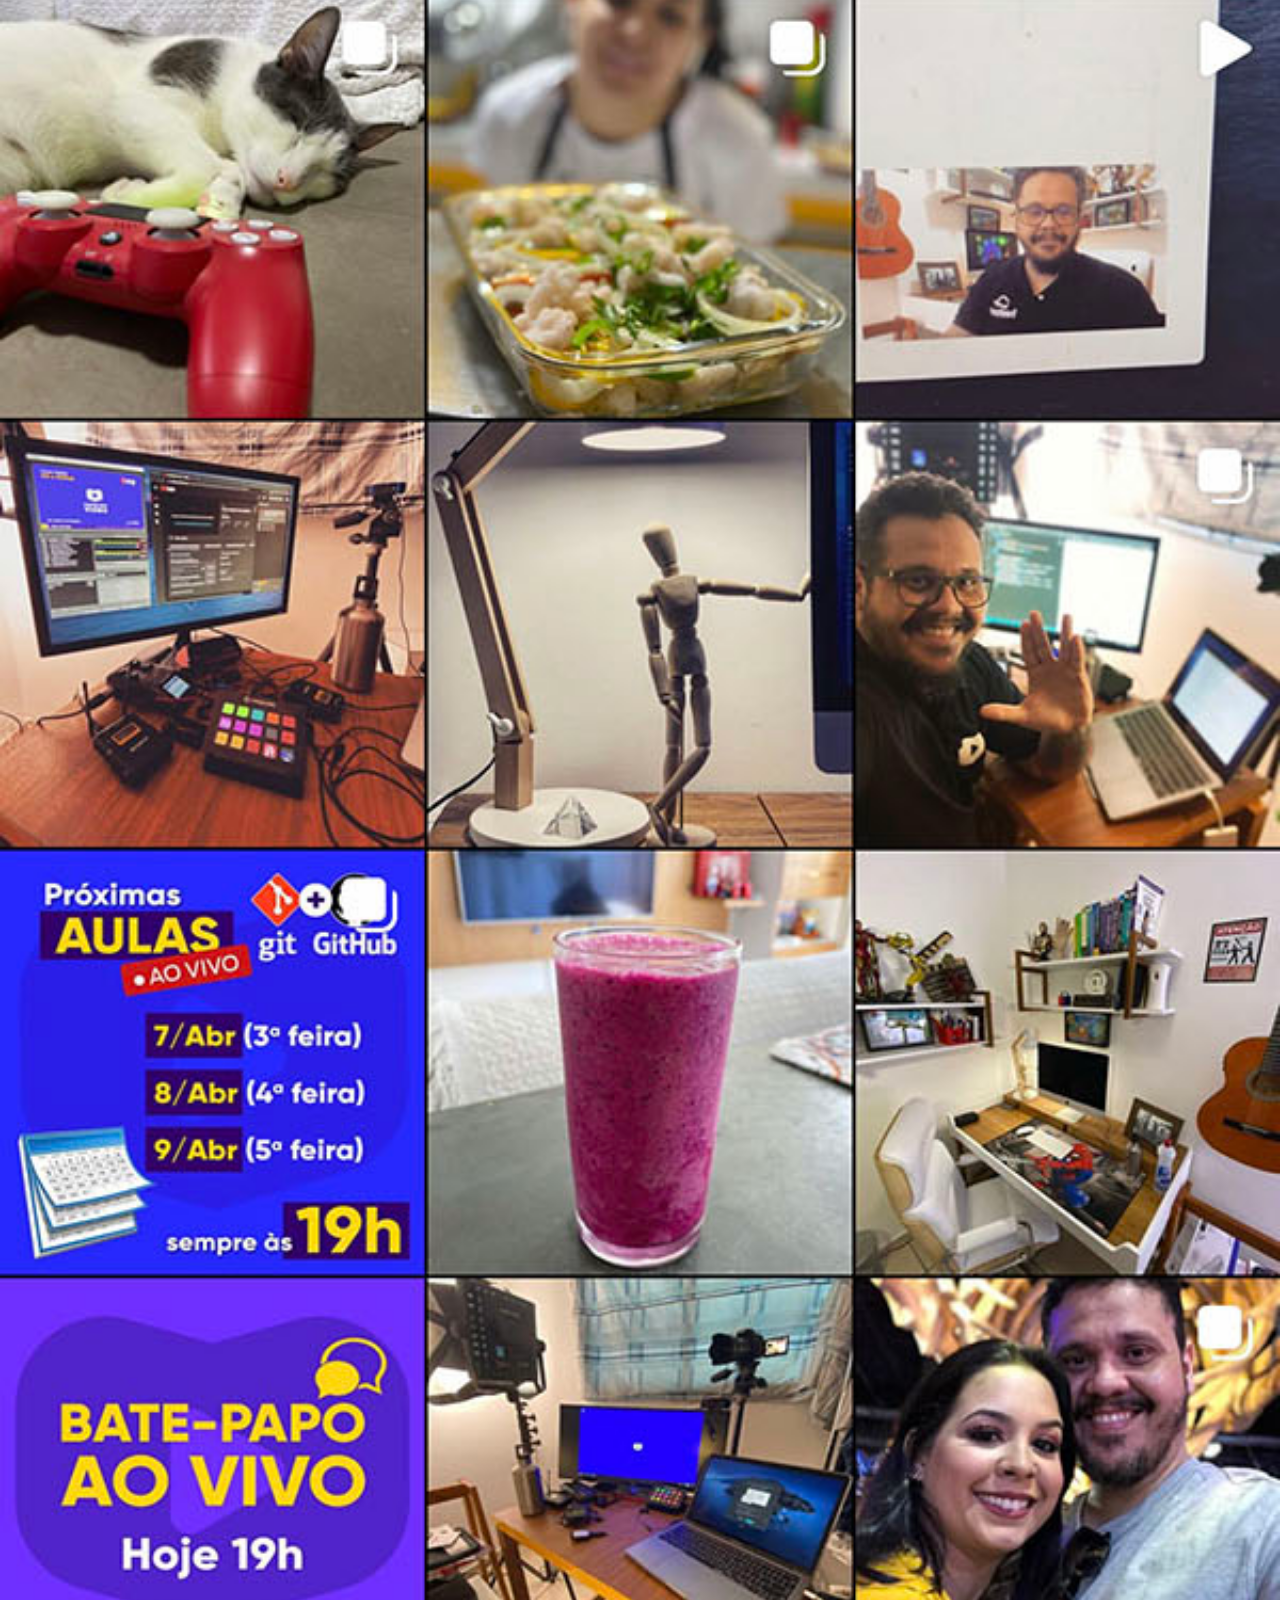
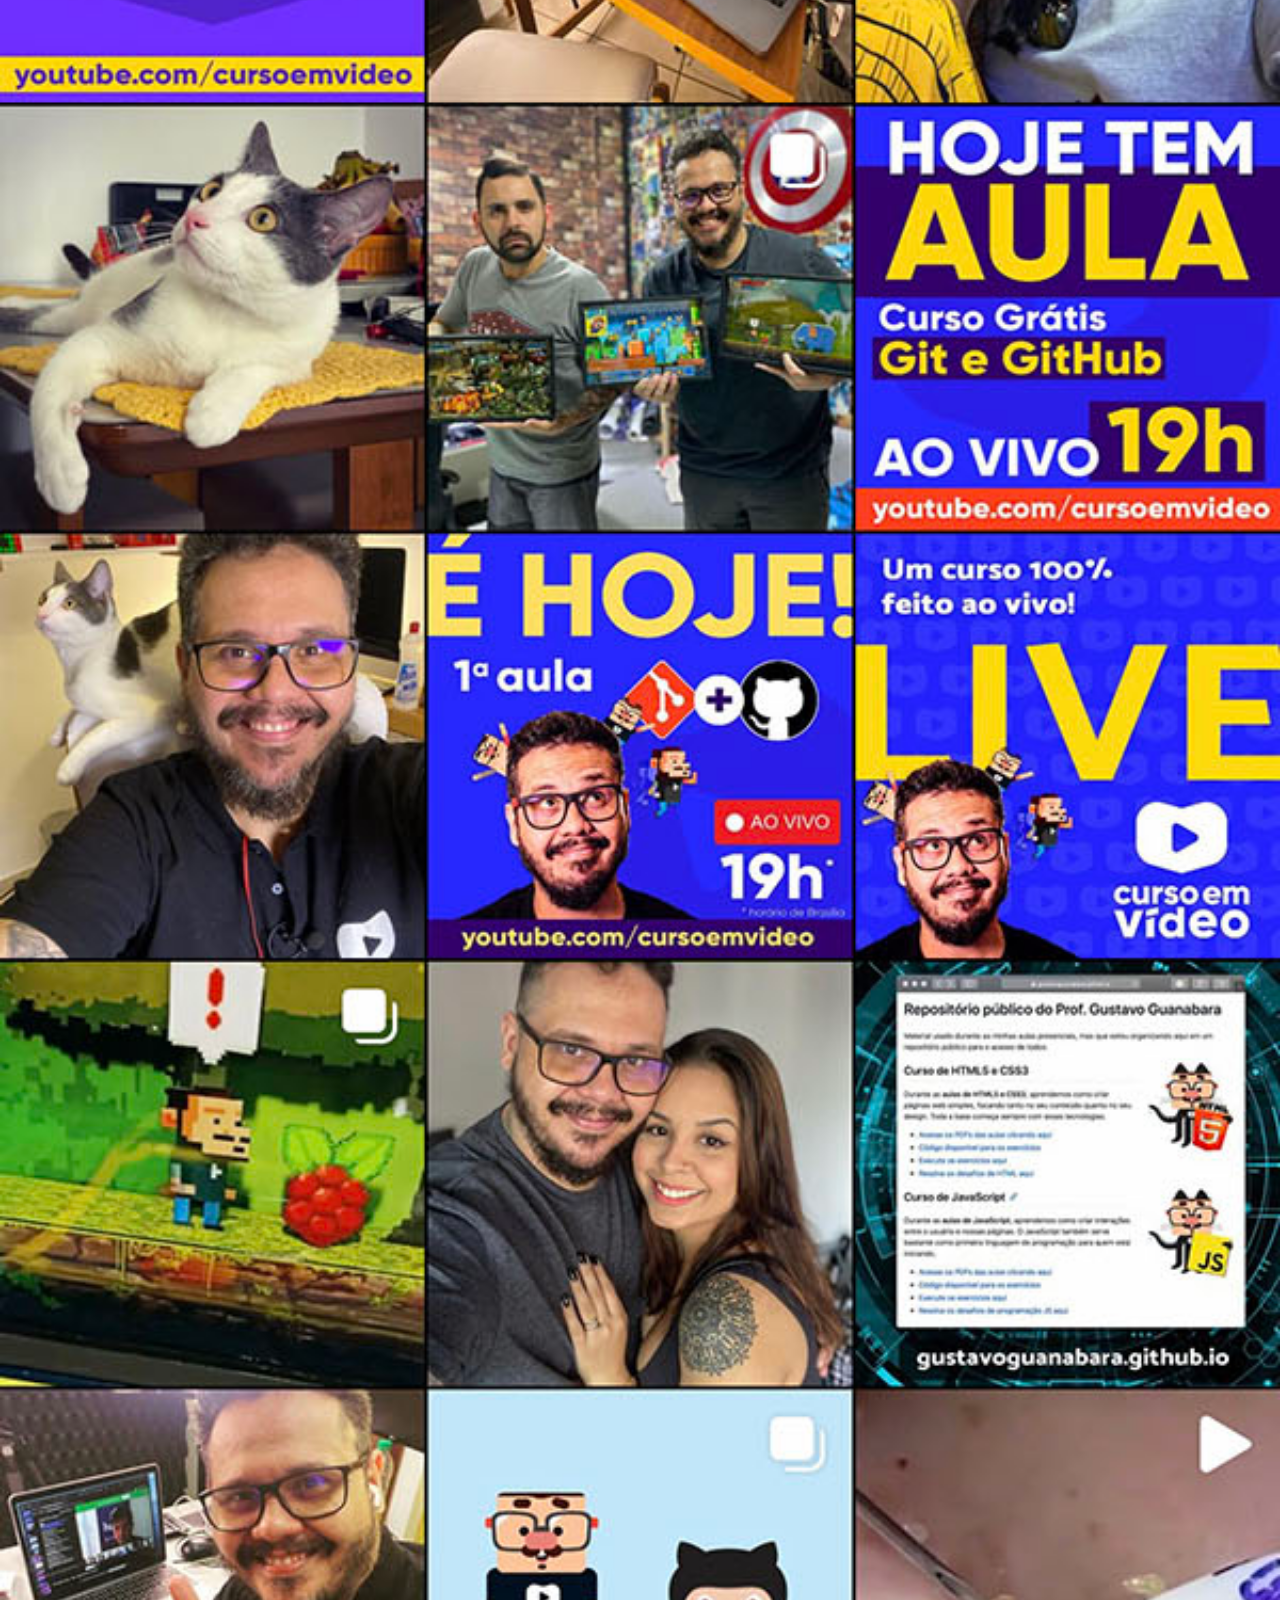
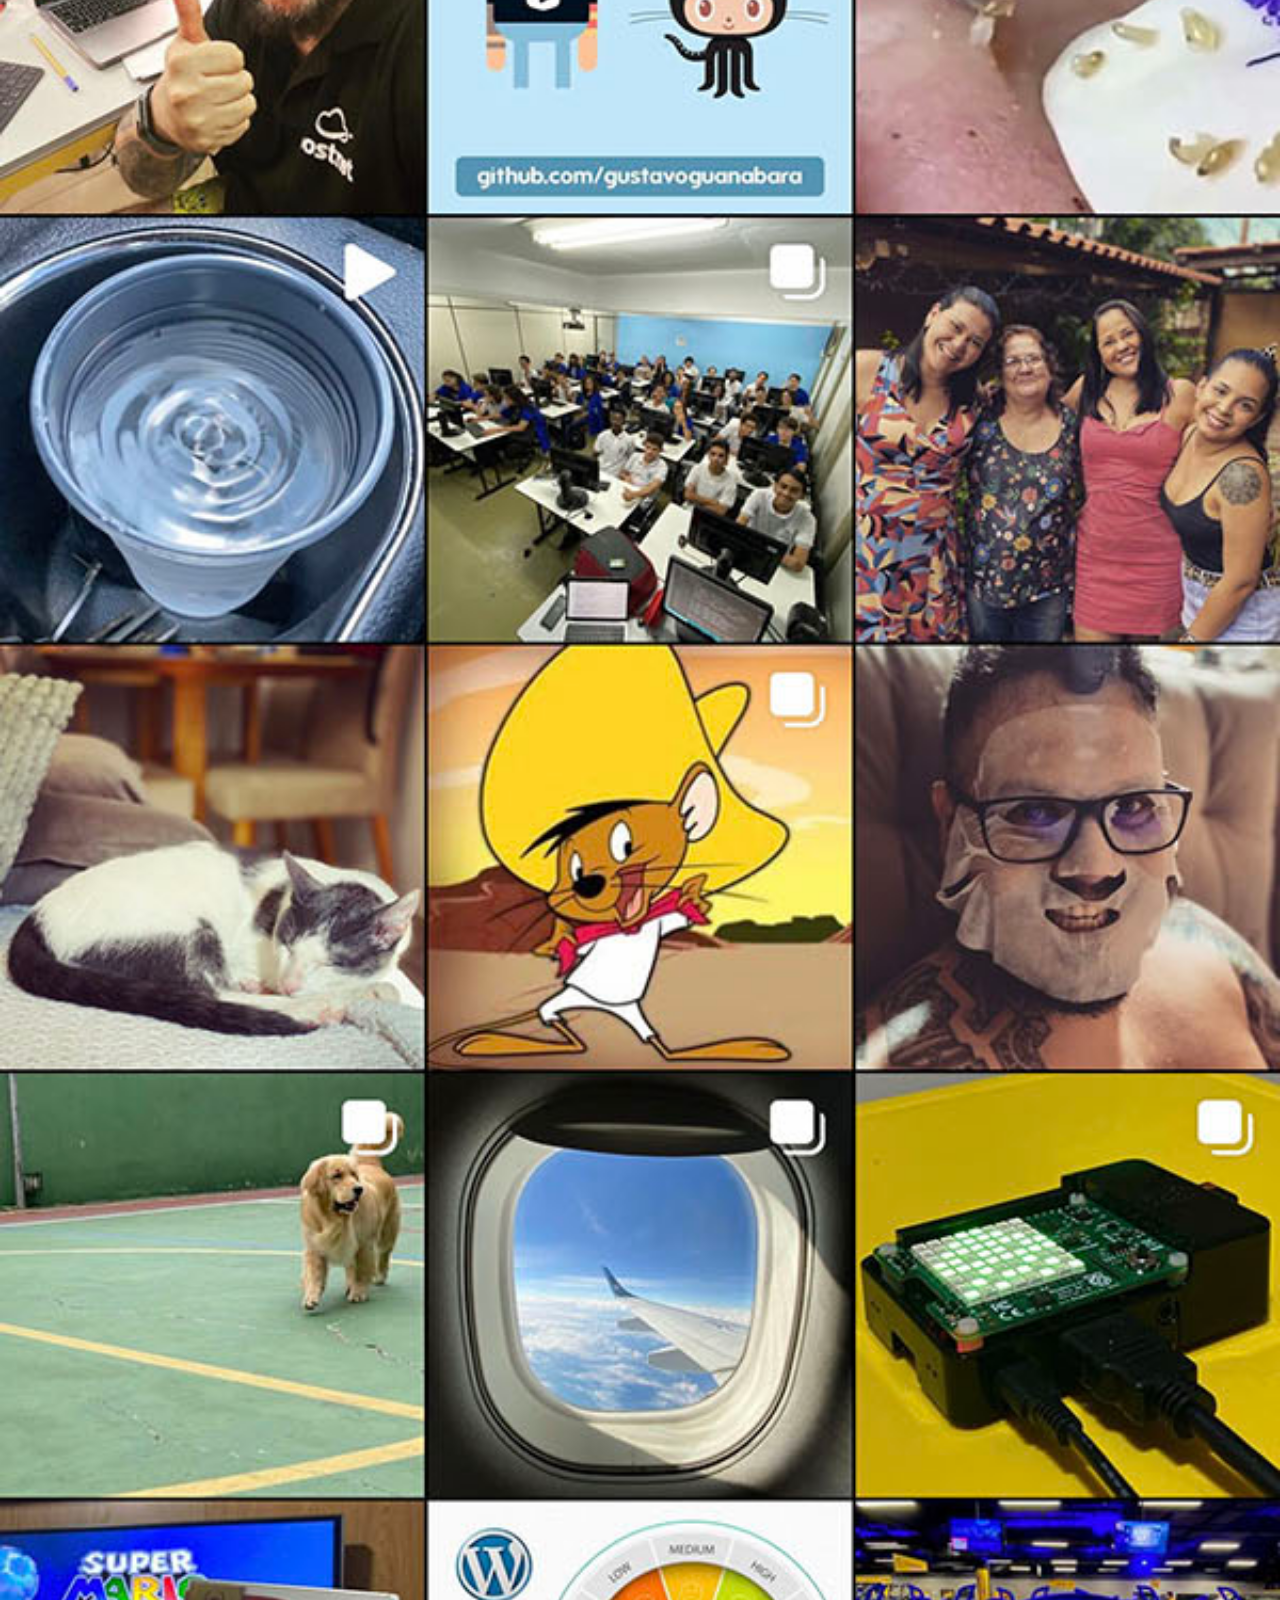
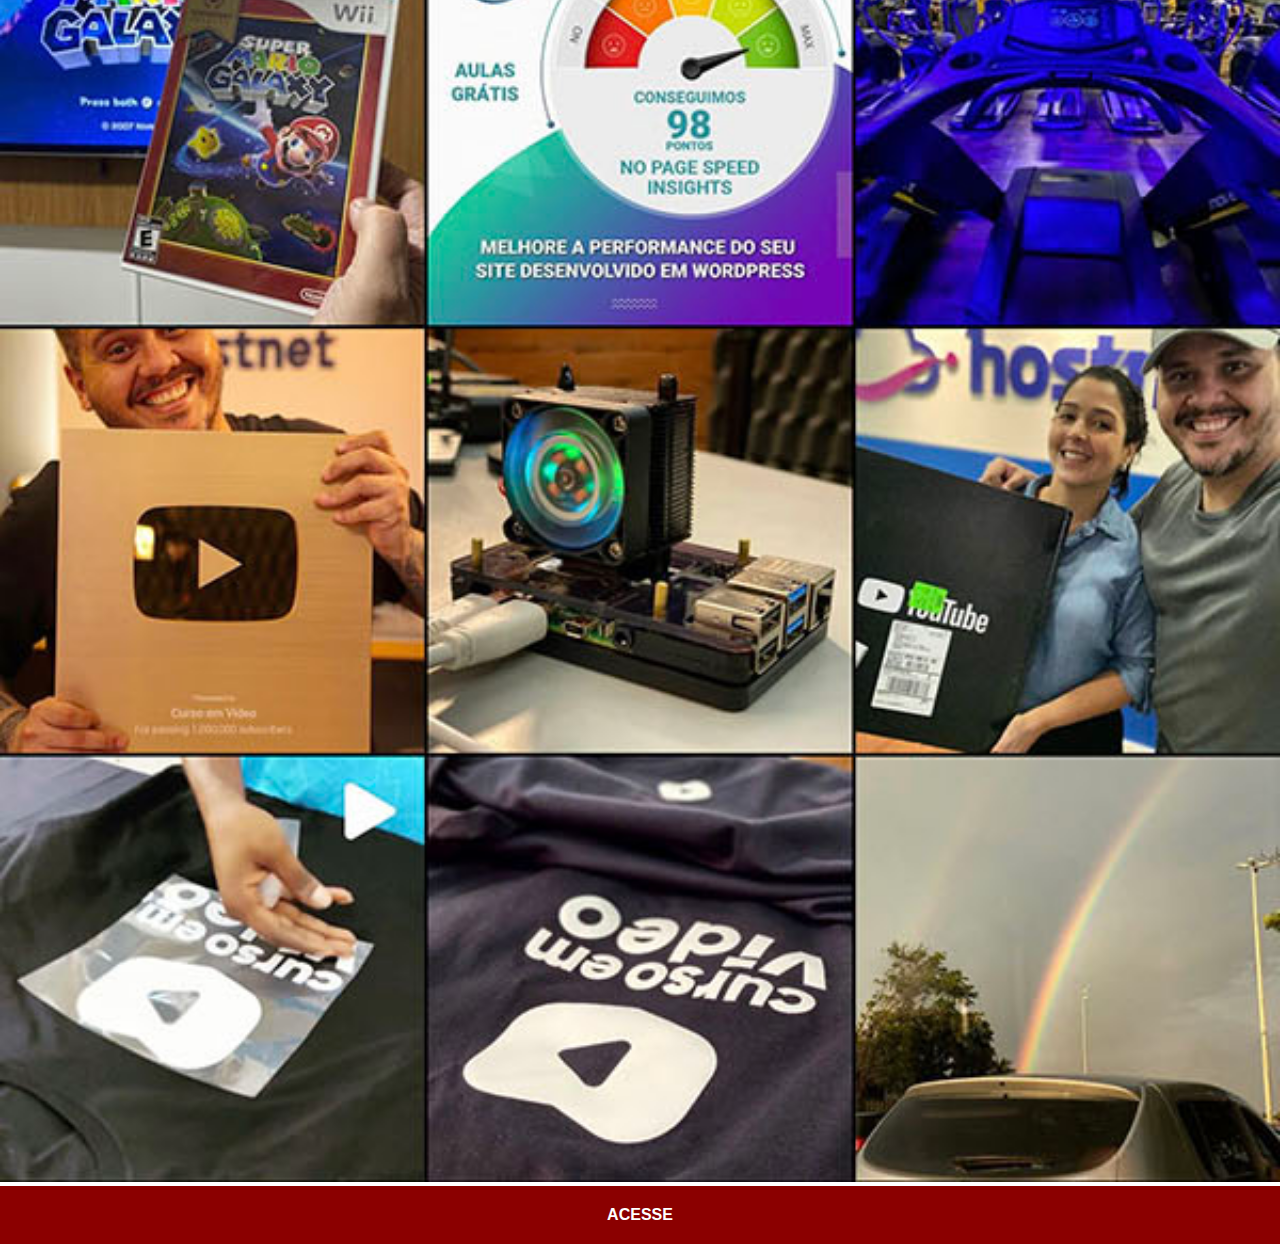
<file: instagam.html>
<!DOCTYPE html>
<html lang="pt-br">
<head>
    <meta charset="UTF-8">
    <meta name="viewport" content="width=device-width, initial-scale=1.0">
    <title>Document</title>
    <link rel="stylesheet" href="estilos/social.css">
</head>
<body>
    <img src="imagens/tela-instagram.jpg" alt="">
    <a href="https://www.instagram.com/weslleymoraisb/">ACESSE</a>
</body>
</html>
</file>
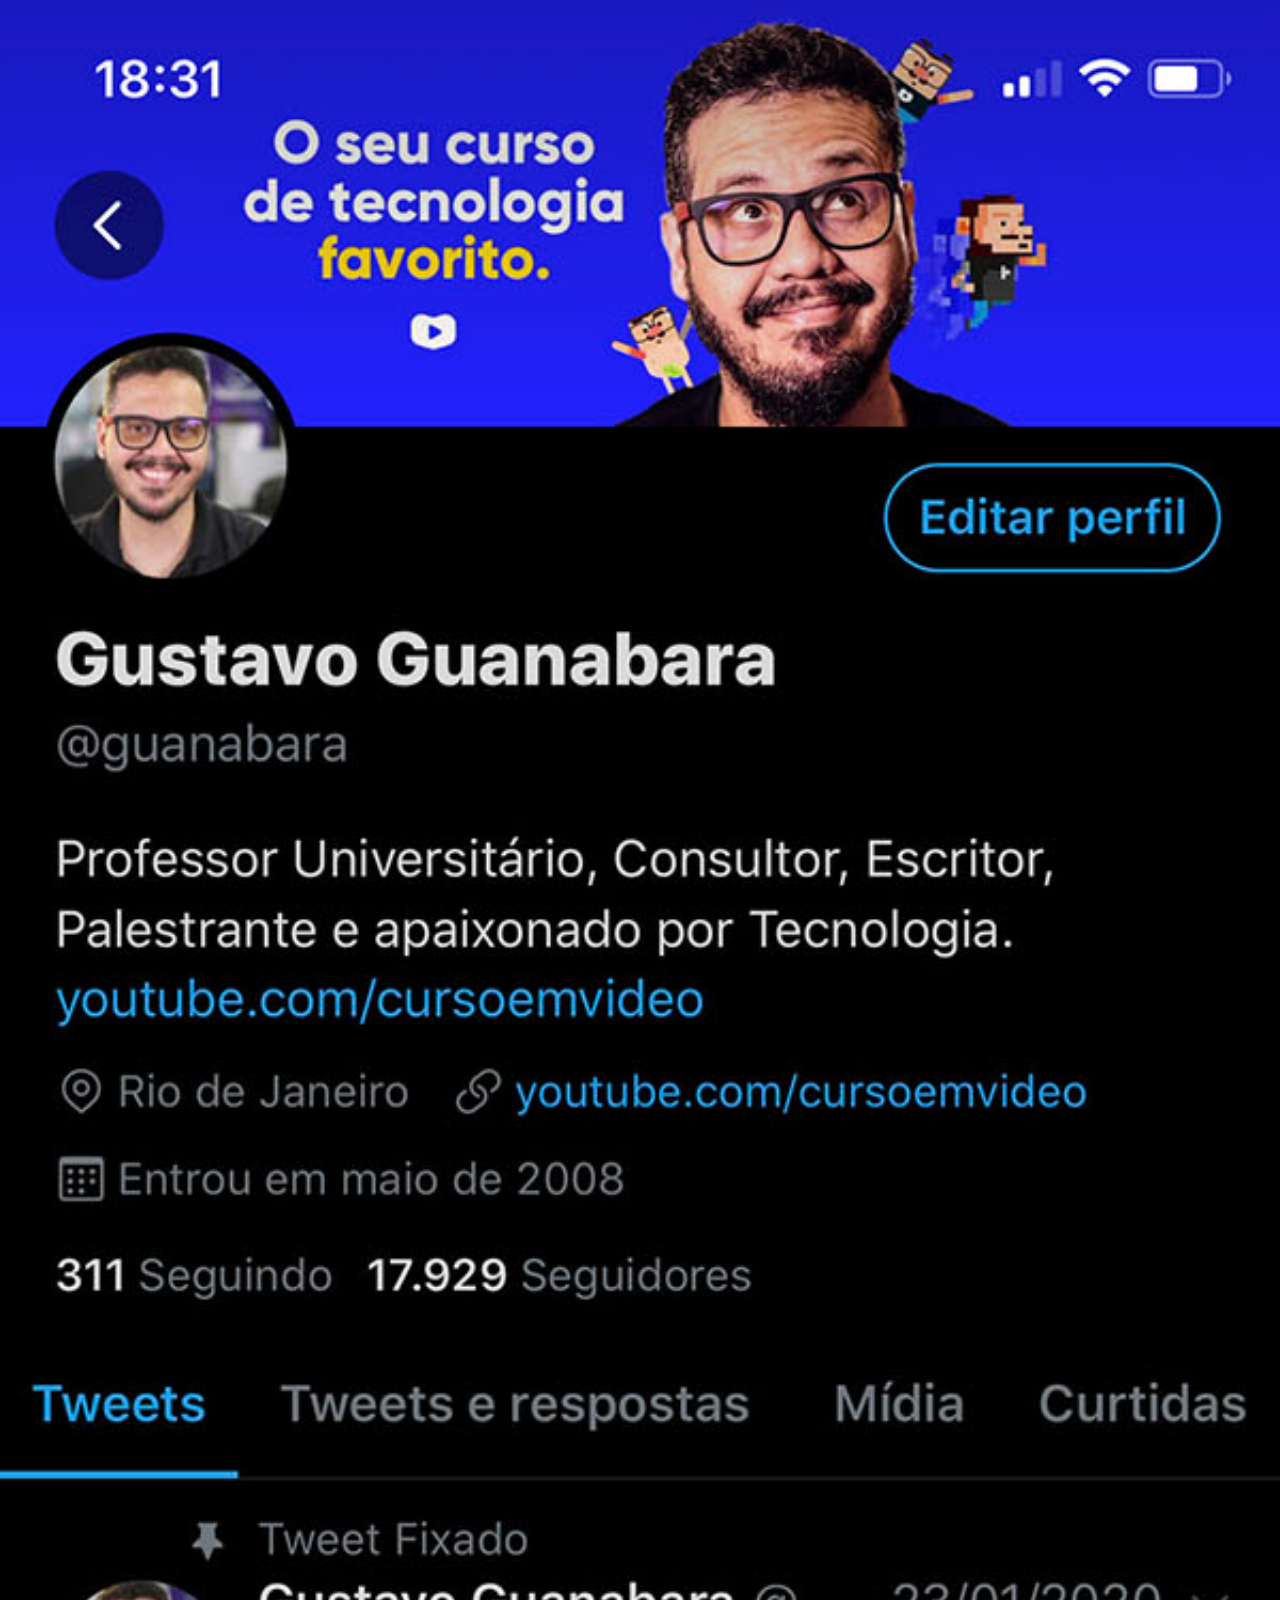
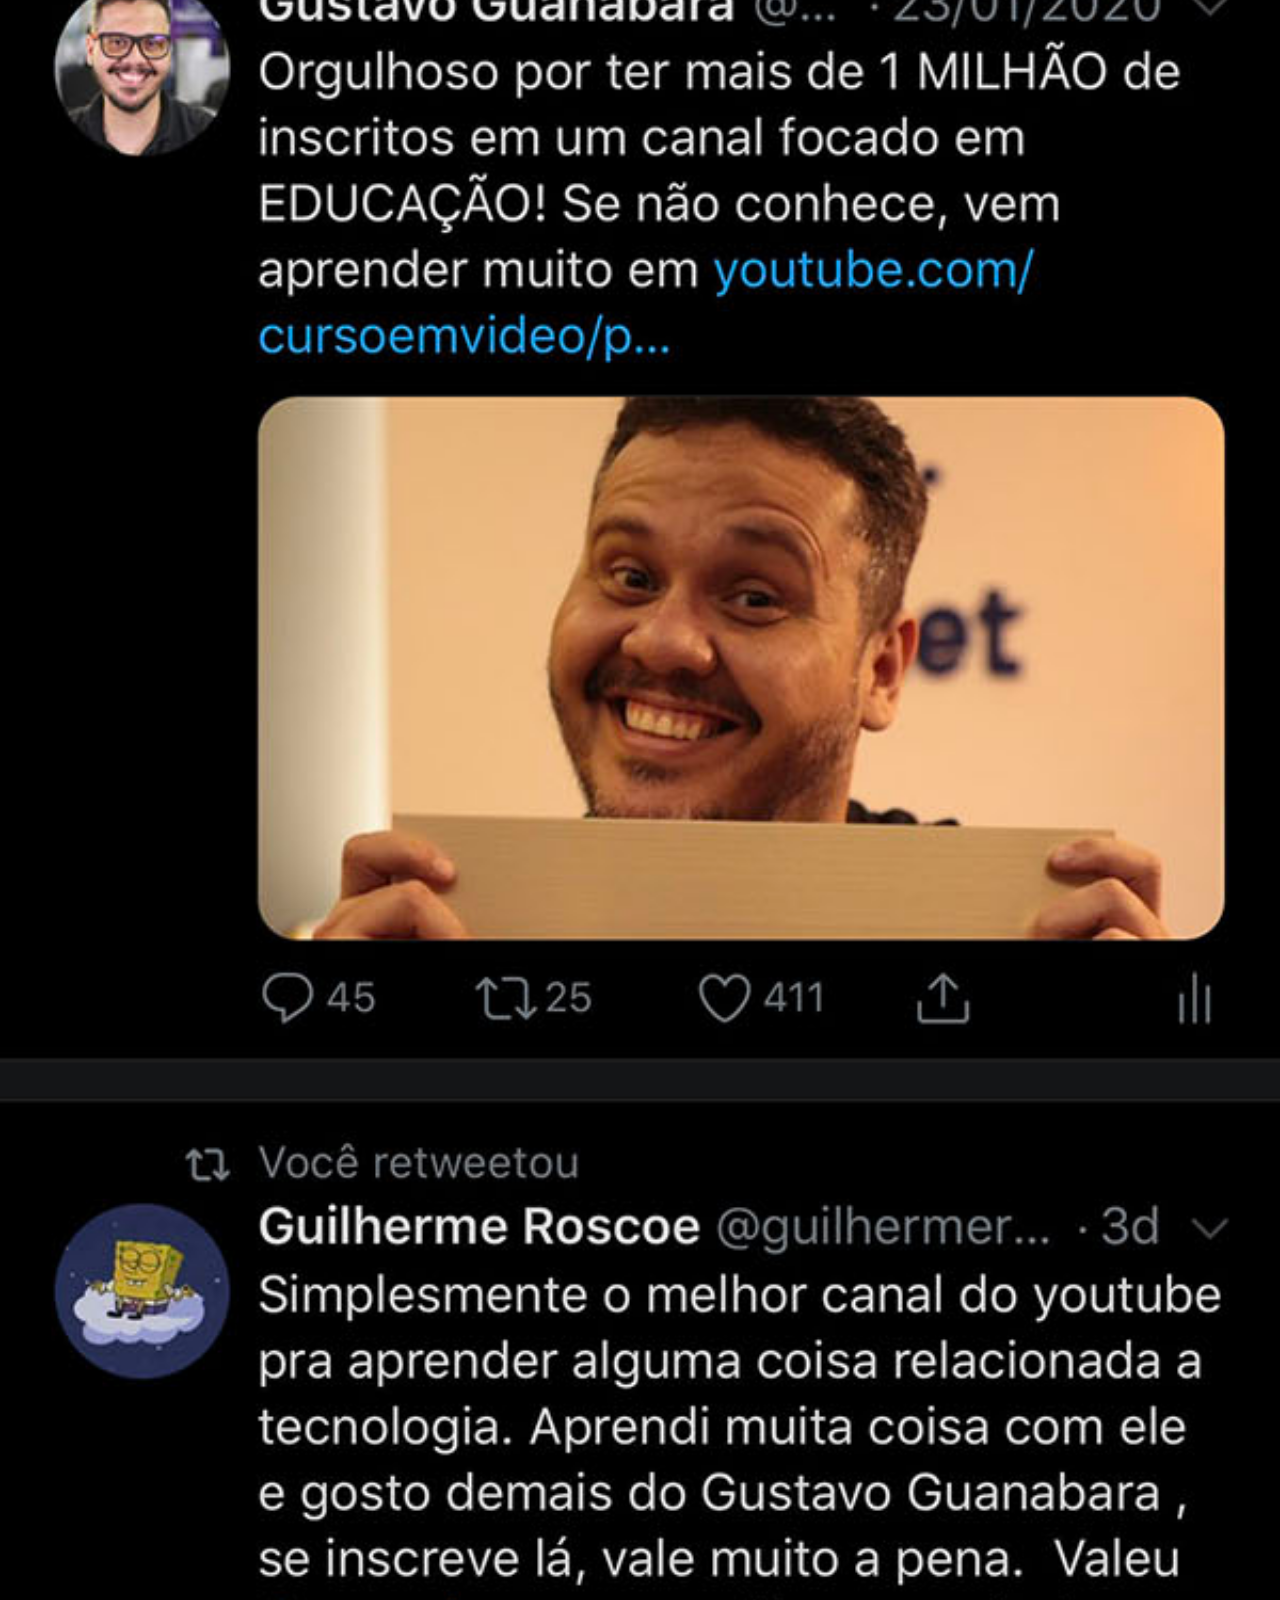
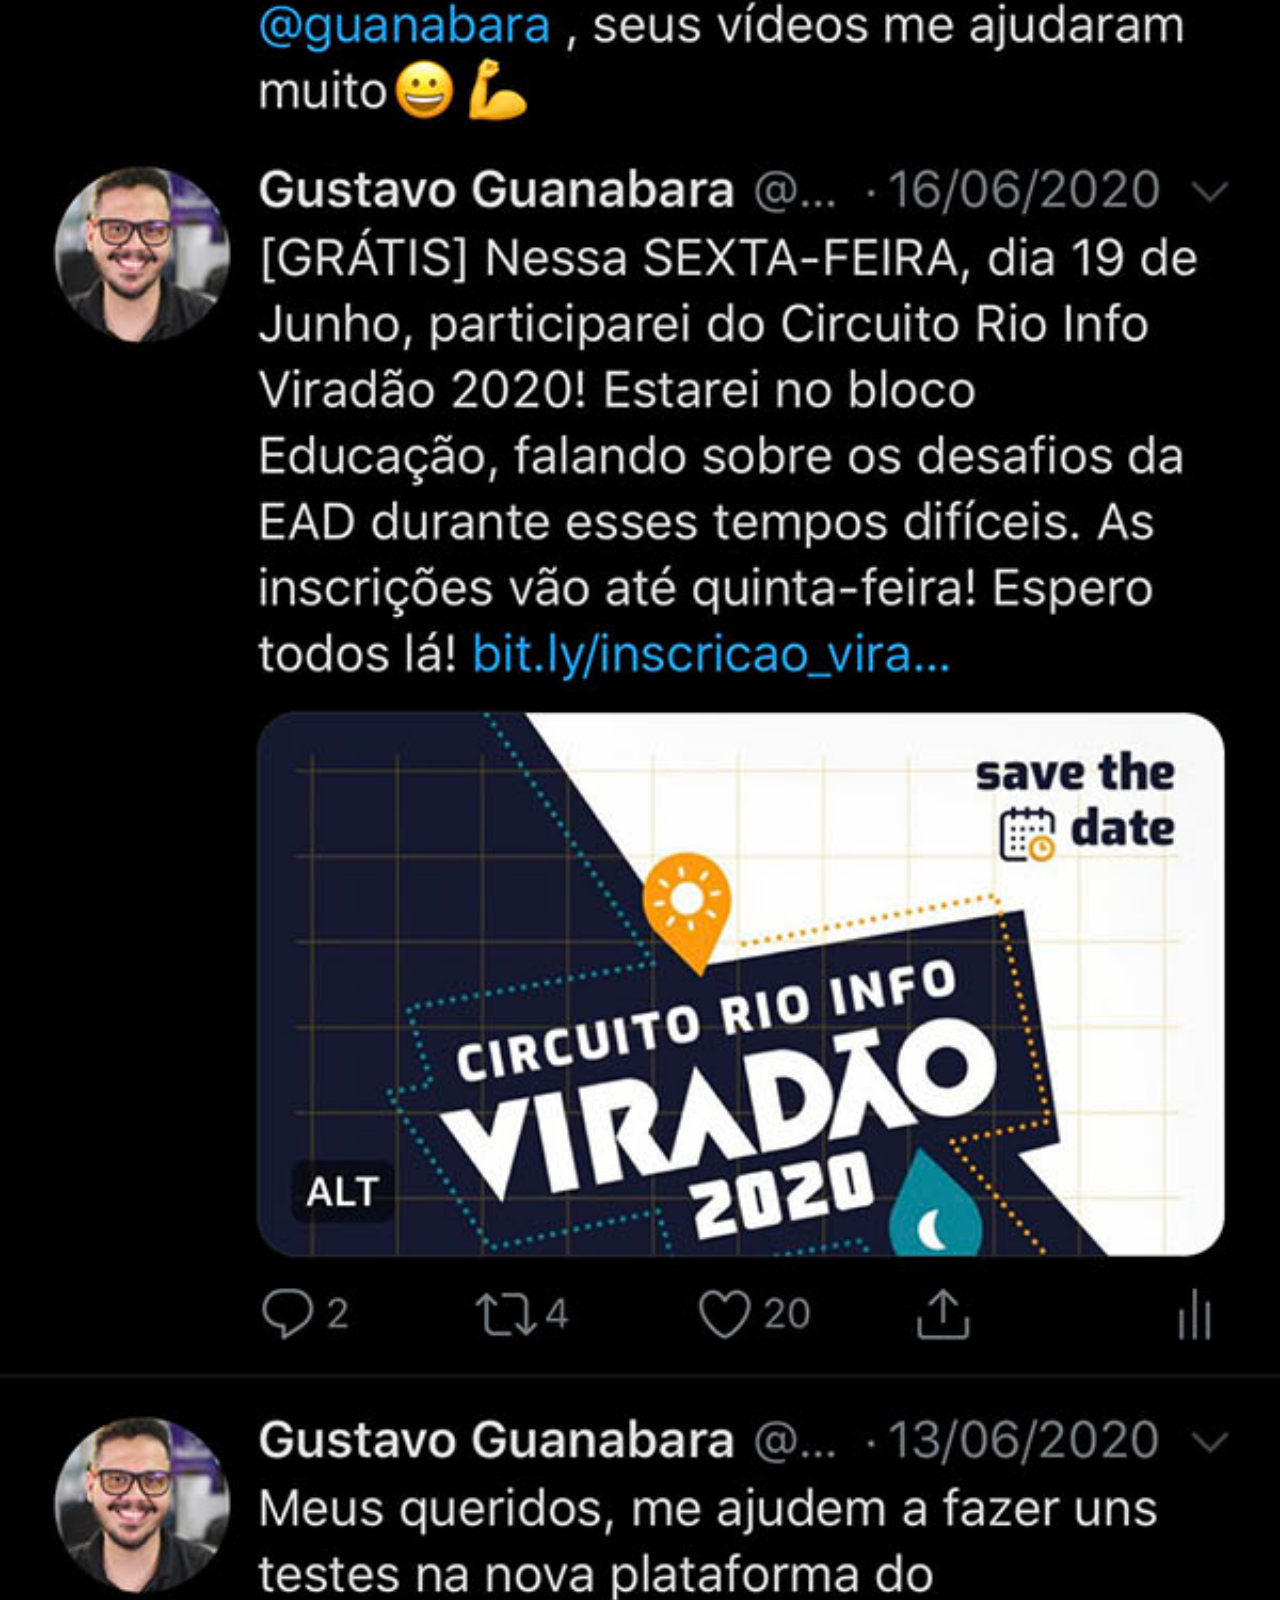
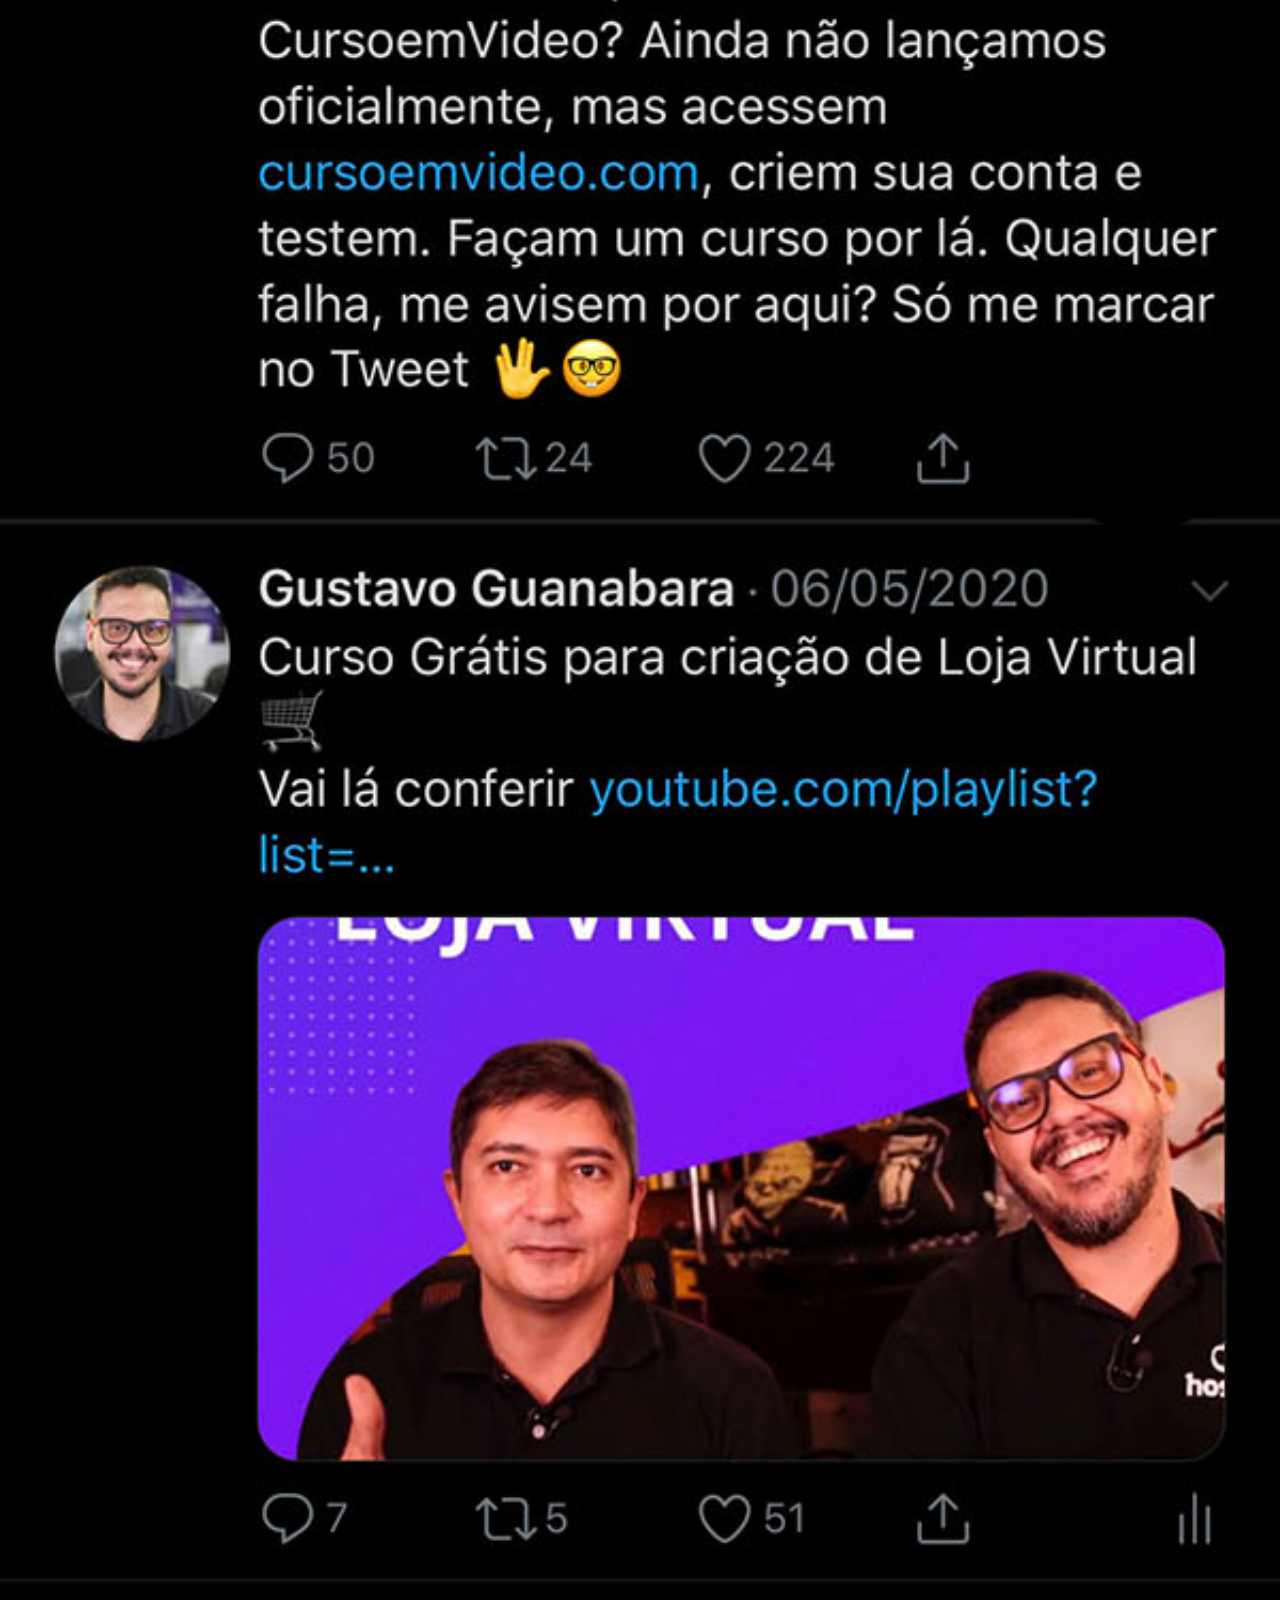
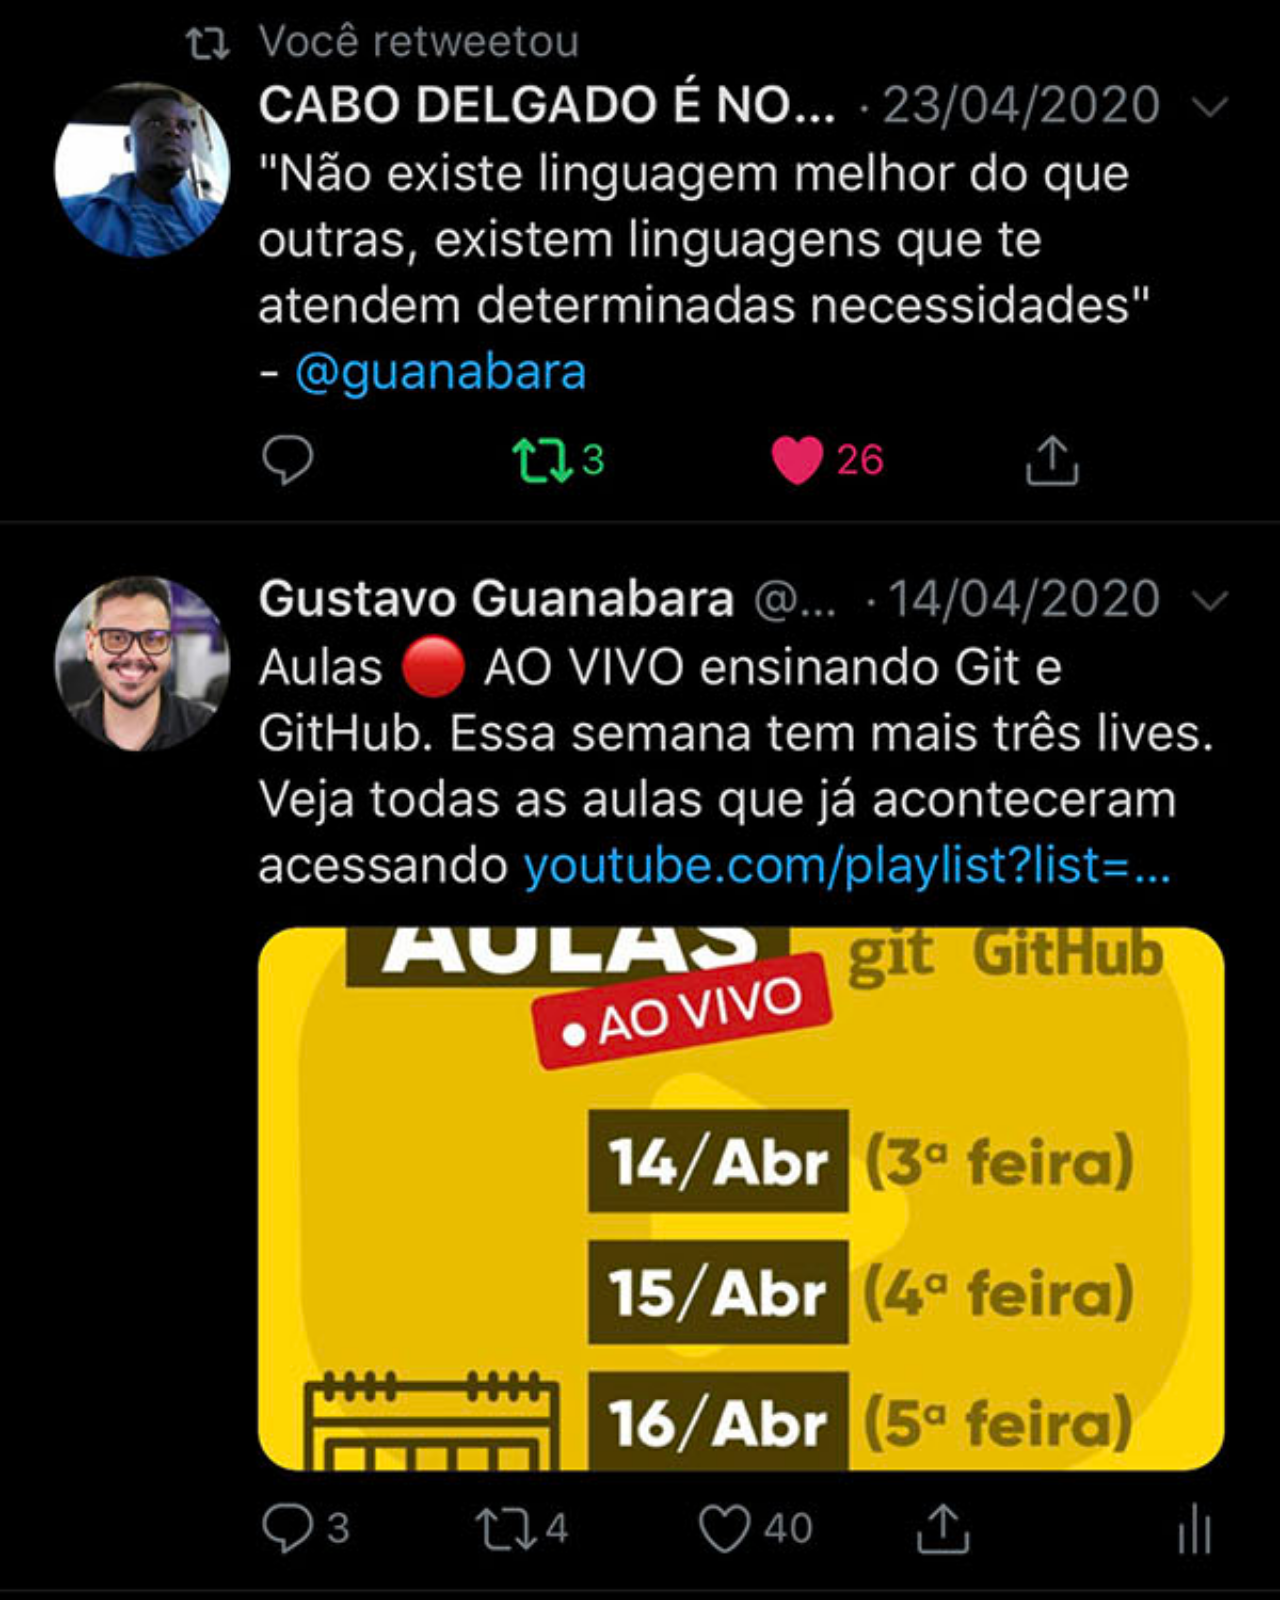
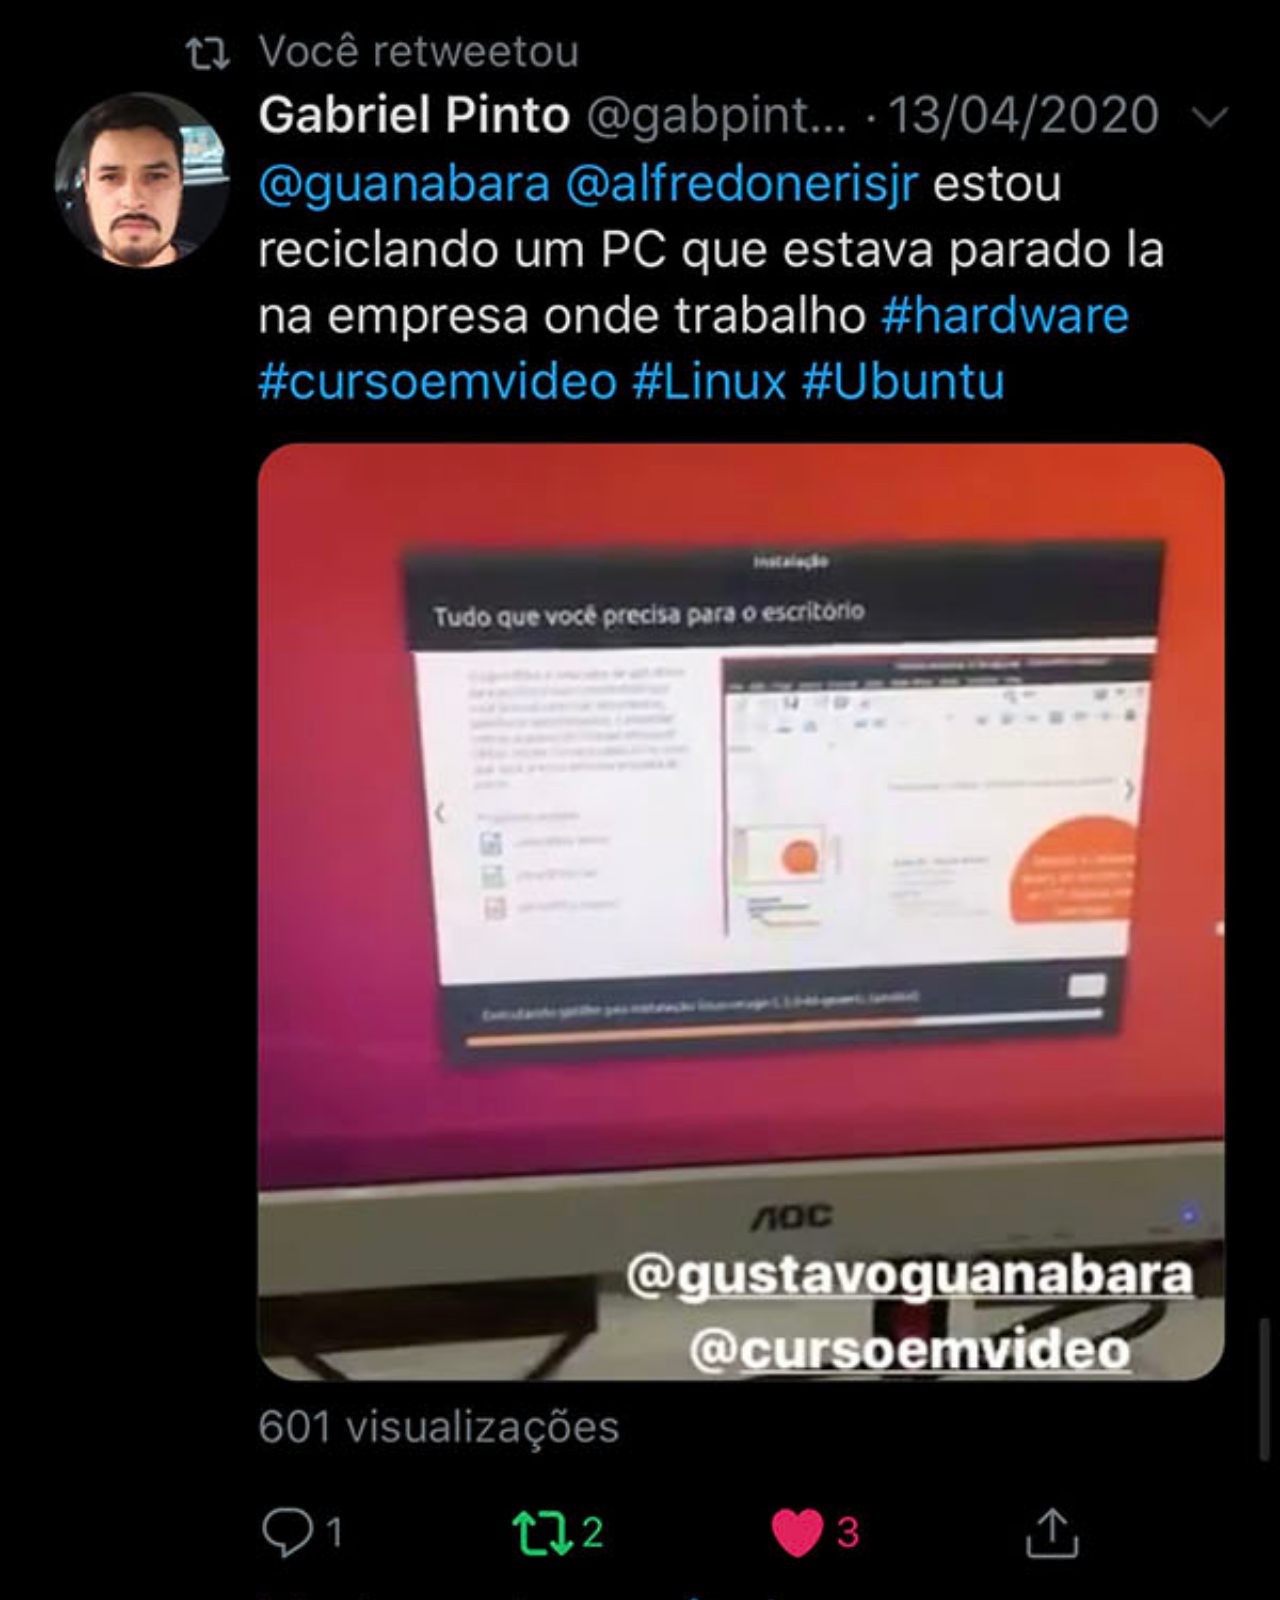
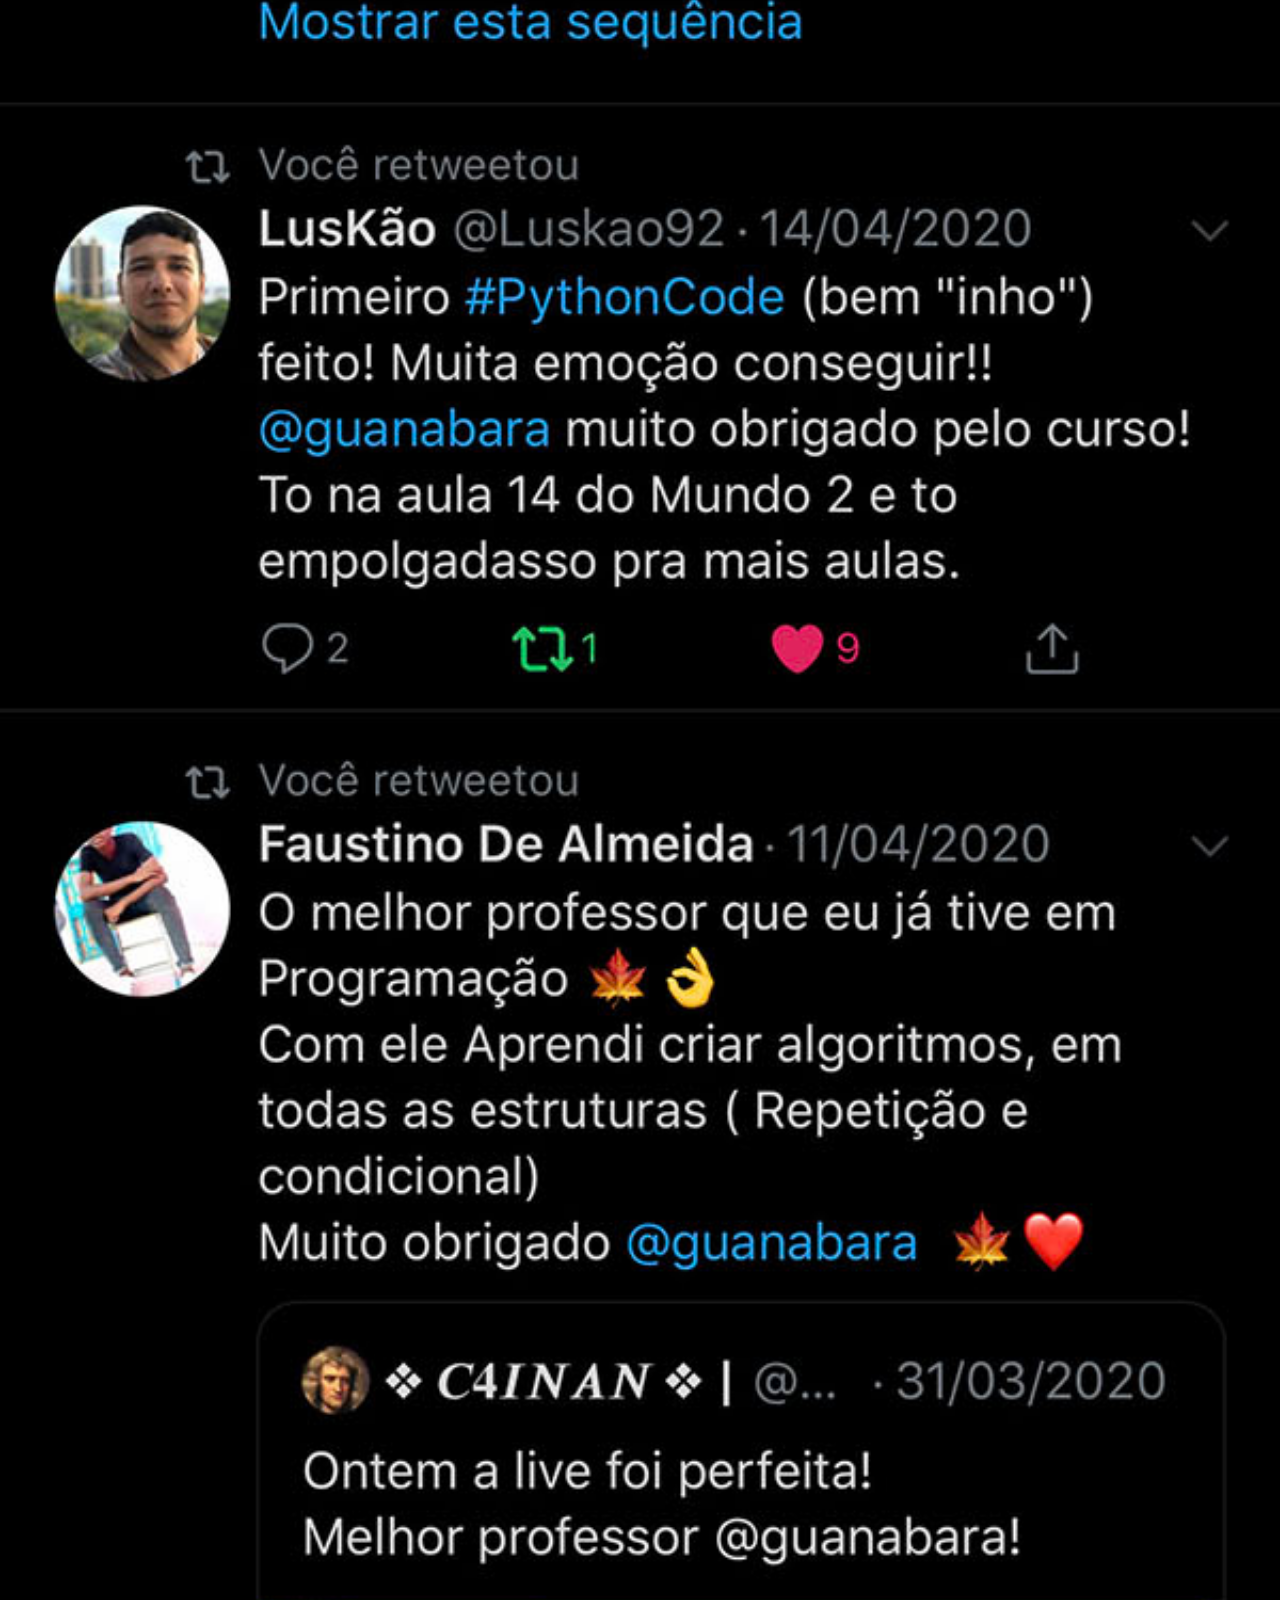
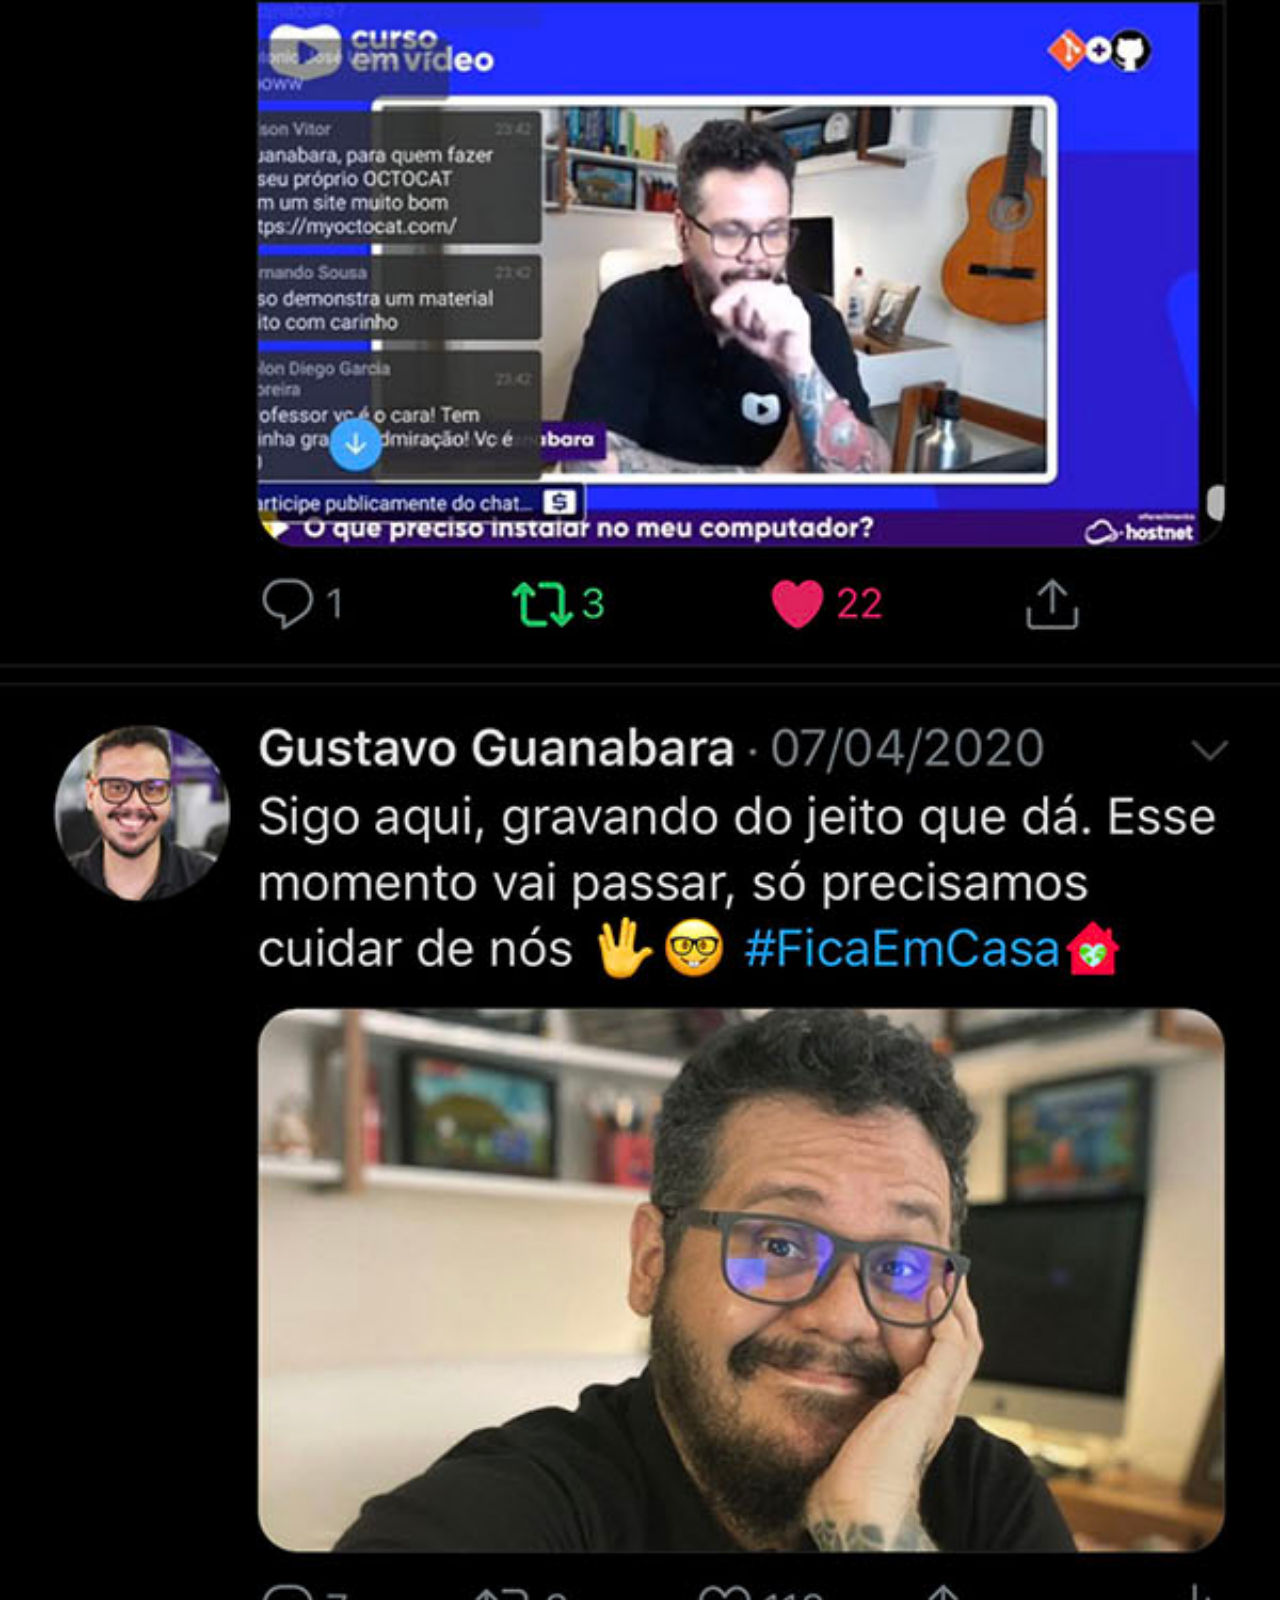
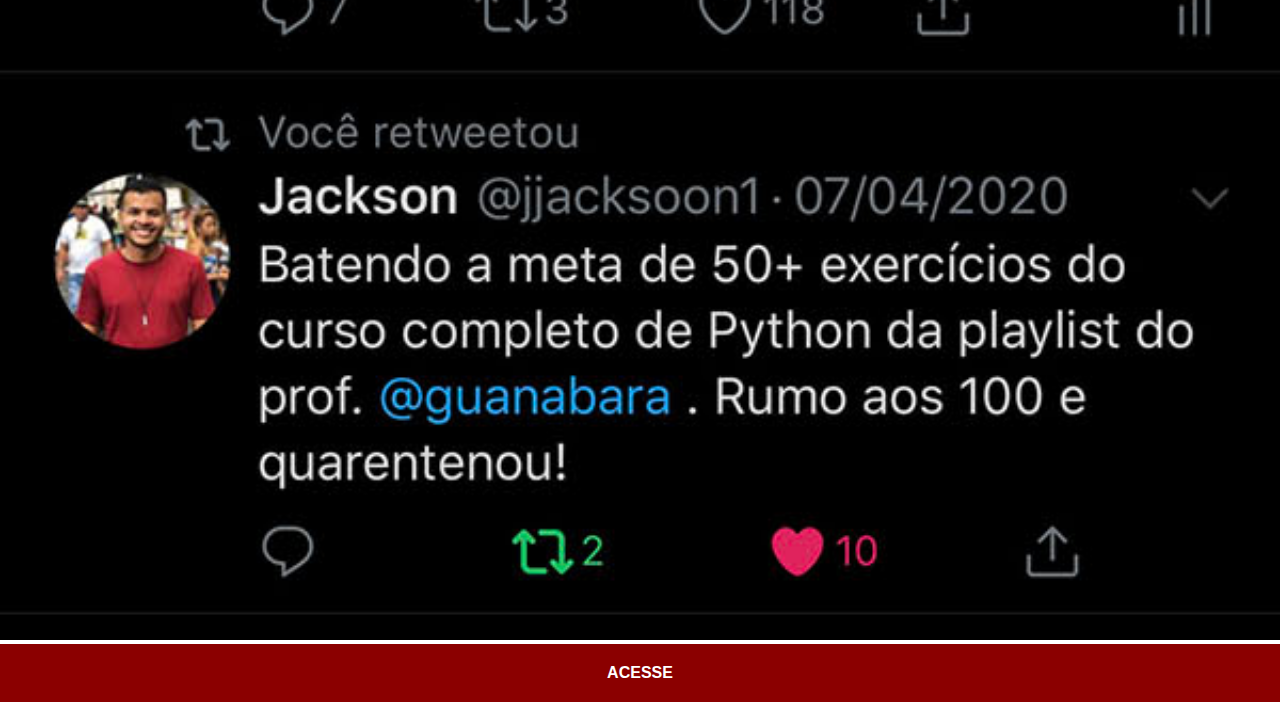
<file: x.html>
<!DOCTYPE html>
<html lang="pt-br">
<head>
    <meta charset="UTF-8">
    <meta name="viewport" content="width=device-width, initial-scale=1.0">
    <title>Document</title>
    <link rel="stylesheet" href="estilos/social.css">
</head>
<body>
    <img src="imagens/tela-twitter.jpg" alt="">
    <a href="https://www.instagram.com/weslleymoraisb/">ACESSE</a>
</body>
</html>
</file>
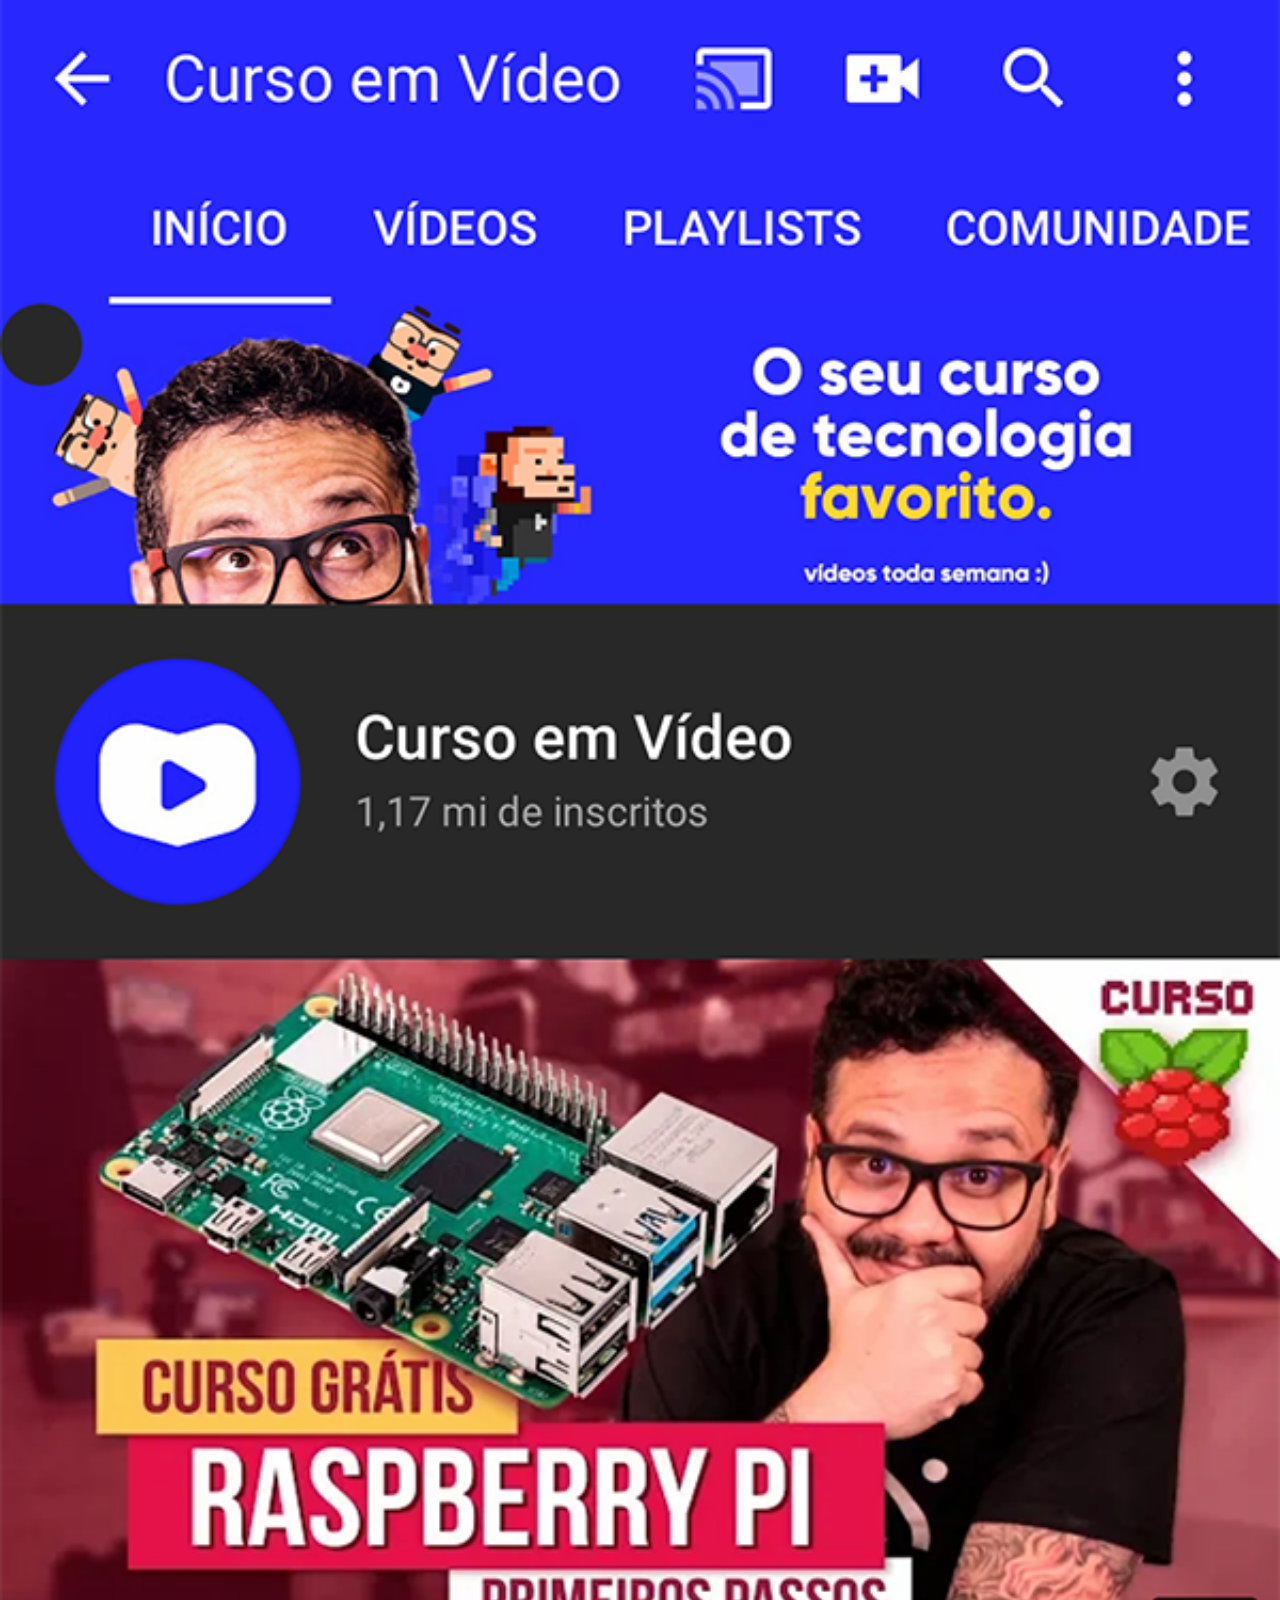
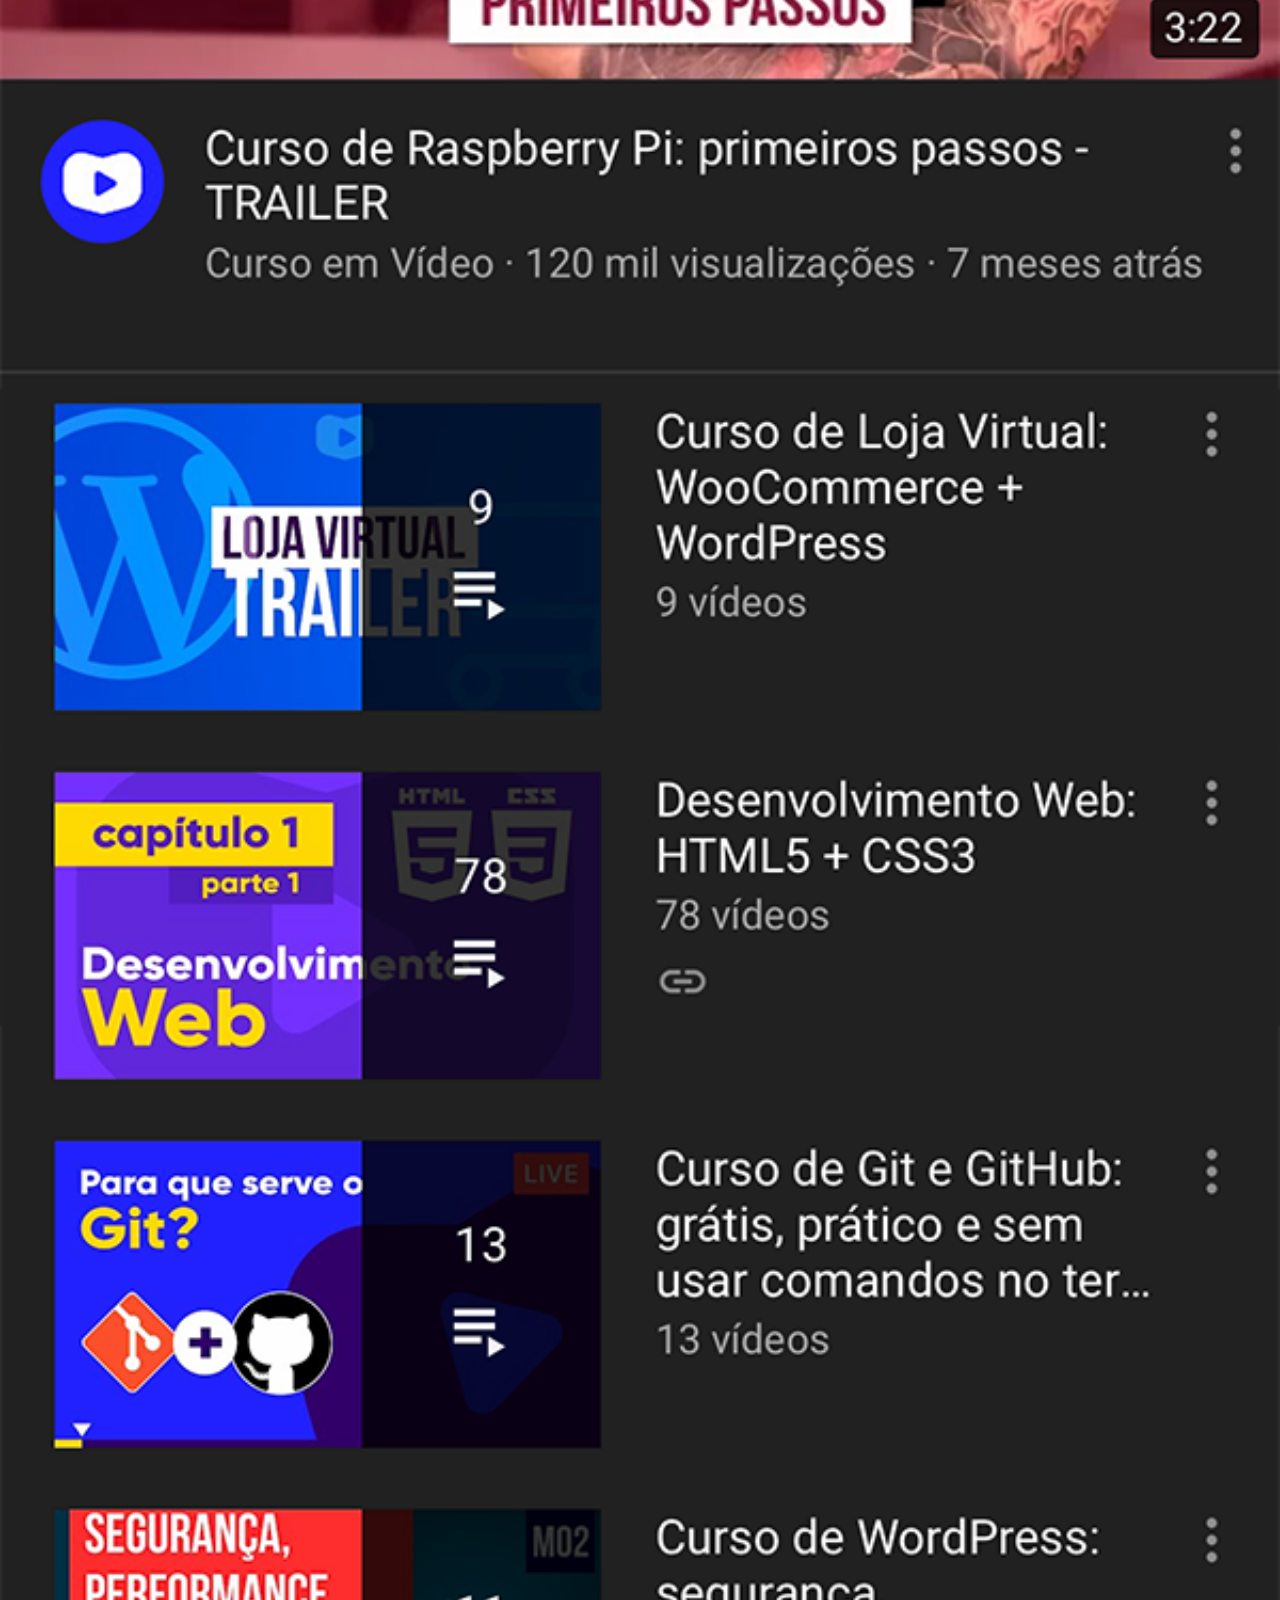
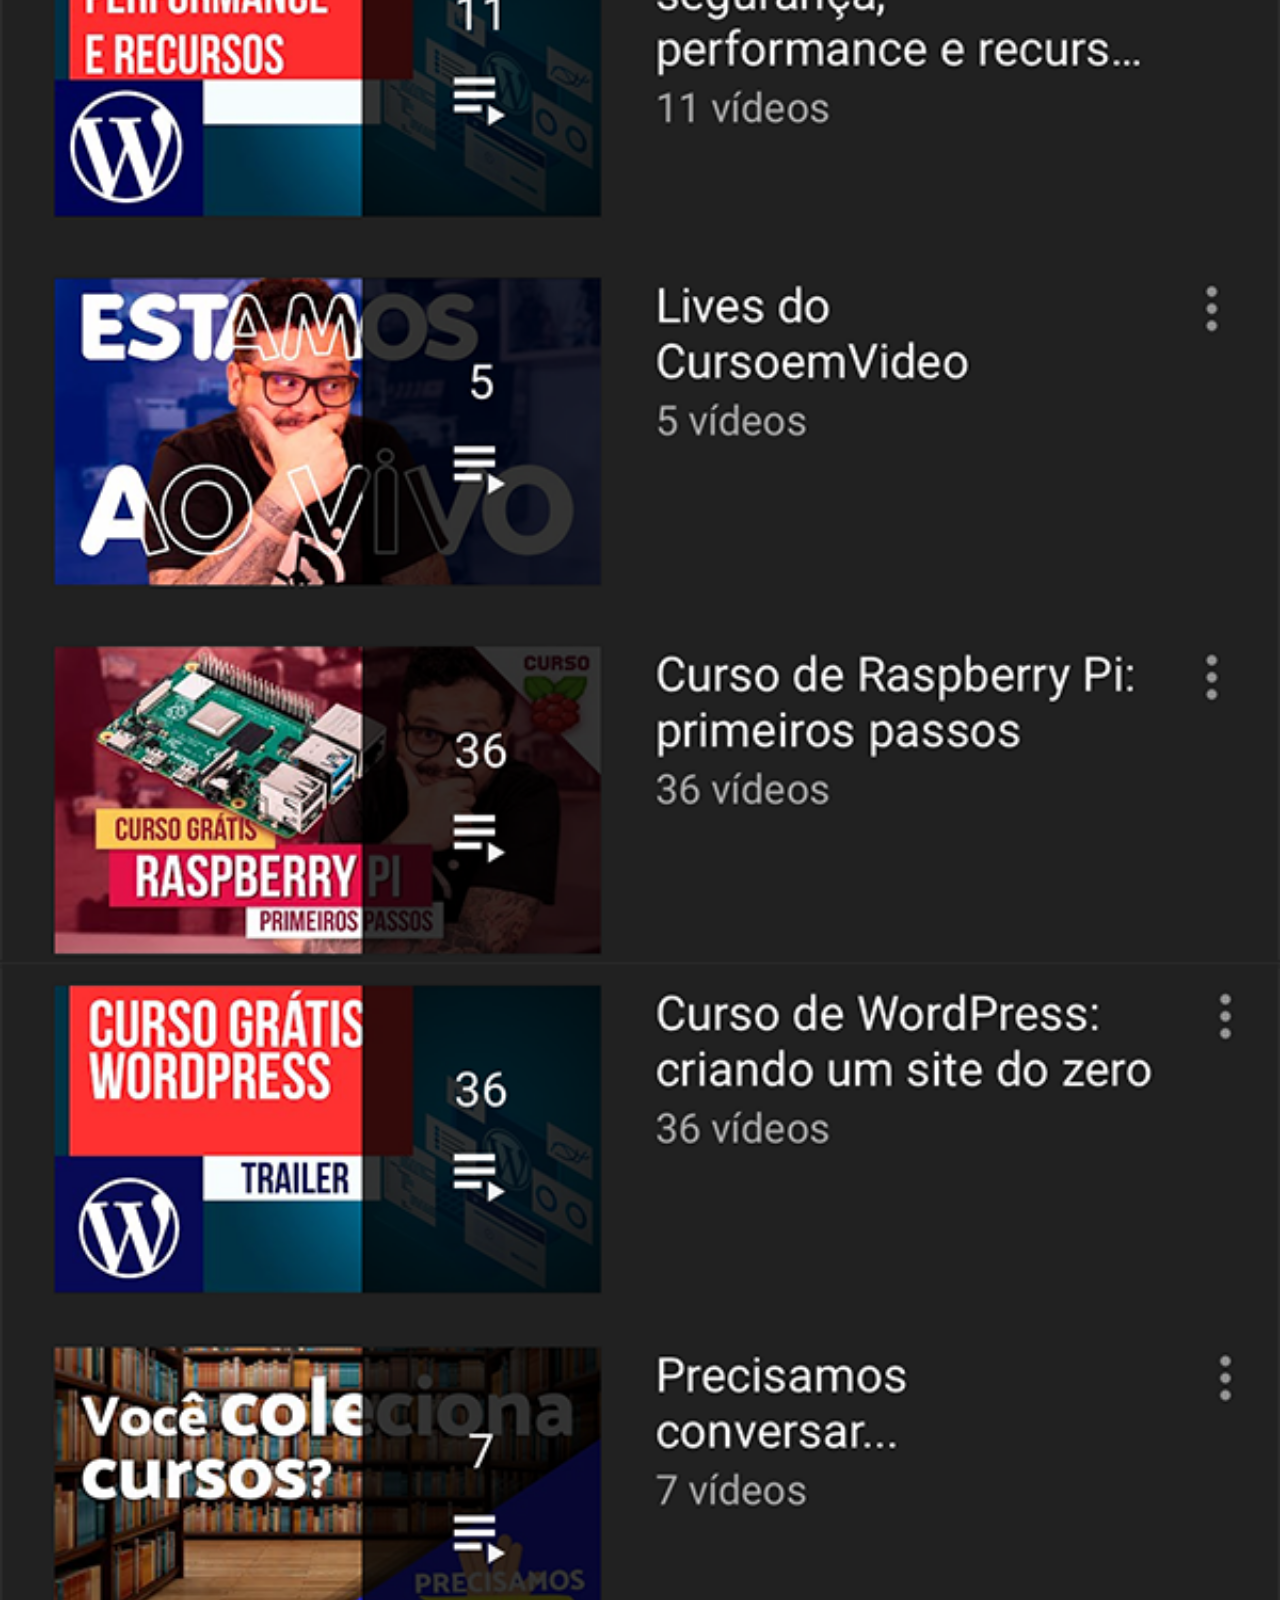
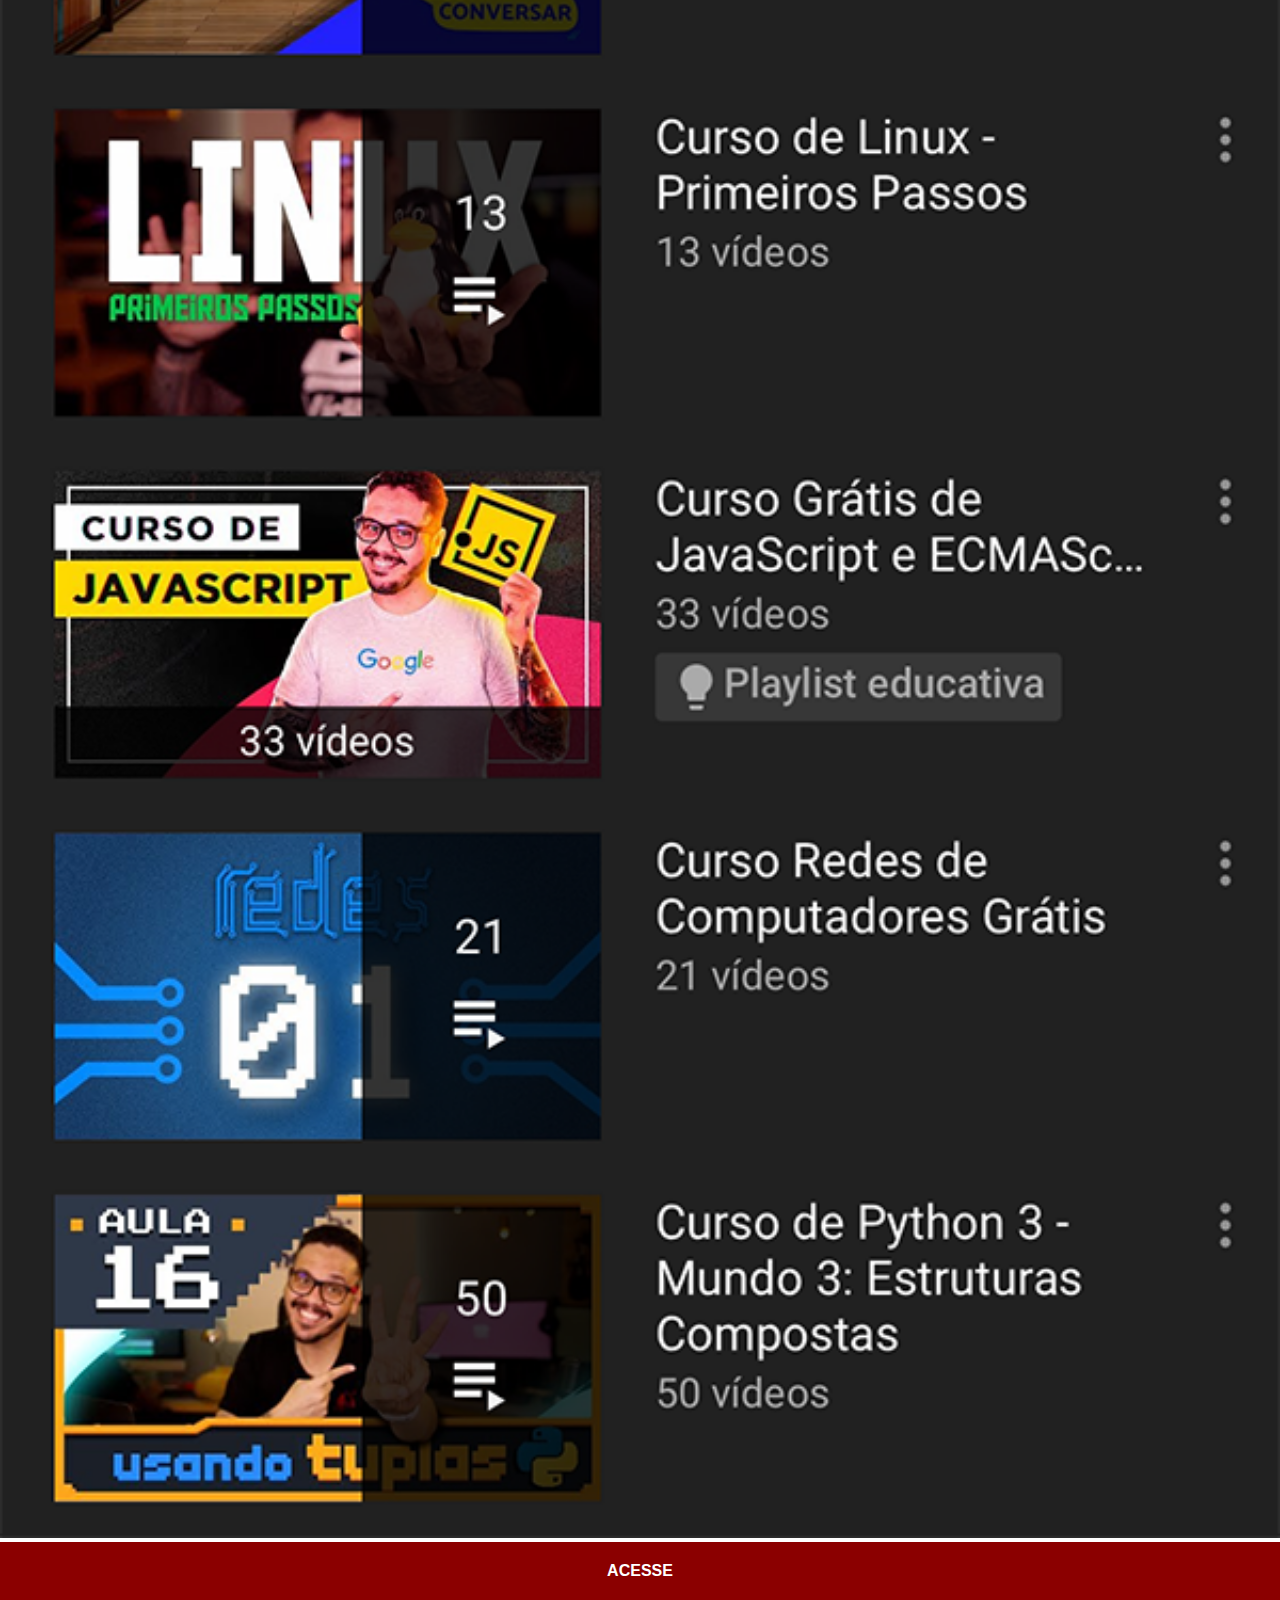
<file: yooutube.html>
<!DOCTYPE html>
<html lang="pt-br">
<head>
    <meta charset="UTF-8">
    <meta name="viewport" content="width=device-width, initial-scale=1.0">
    <title>Document</title>
    <link rel="stylesheet" href="estilos/social.css">
</head>
<body>
    <img src="imagens/tela-youtube.png" alt="">
    <a href="https://www.youtube.com/watch?v=ar5UB2MxraE&list=PLHz_AreHm4dkcVCk2Bn_fdVQ81Fkrh6WT&index=15">ACESSE</a>
</body>
</html>
</file>
<file: estilos/style.css>
@charset "utf-8";

*{
    margin: 0px;
    padding: 0px;
    font-family: Arial, Helvetica, sans-serif;
}

html, body{
    height: 100vh;
    width: 100vw;

}
body{
    background: url('../imagens/fundo-madeira.jpg') no-repeat top center;
    background-size: cover;
    background-attachment: fixed;
}

main{
    position: relative;
    height: 100vh;

}
#telefone{
    position: absolute;
    width: 310px;
    height: 628px;
    left: 50%;
    top: 50%;
    transform: translate(-50%, -50%);
    background: url('../imagens/frame-iphone.png') no-repeat;
    
 }
 iframe#tela{

        position: relative;
        width: 266px;
        height: 469px;
        left: 22px;
        top: 83px;    
 }
 section#redes-sociais{
    text-align: right;
    padding: 30px;
 }
 section#redes-sociais img{
    width: 50px;
    margin: 10px;
    border-radius: 50%;
    box-shadow: 2px 2px 5px rgba(0, 0, 0, 0.512);
    box-sizing: border-box;
 }
 section#redes-sociais img:hover{
    transform: translate(-3px, -3px);
    border: 2px solid white;
    box-shadow: 4px 4px 8px rgba(0, 0, 0, 0.649);
    transition: trasform .3s, border 1s;
 }
</file>
<file: estilos/social.css>
@charset "UTF-8";
*{
    margin: 0px;
    padding: 0px;
    font-family: Arial, Helvetica, sans-serif;
}
::-webkit-scrollbar{
    width: 0px;
    height: 0px;
}
img{
    width: 100vw;
}
a{
    display: block;
    background-color: darkred;
    color: white;
    padding: 20px;
    text-align: center;
    font-weight: bolder;
    text-decoration: none;
}
a:hover{
    background-color: red;
}
</file>
